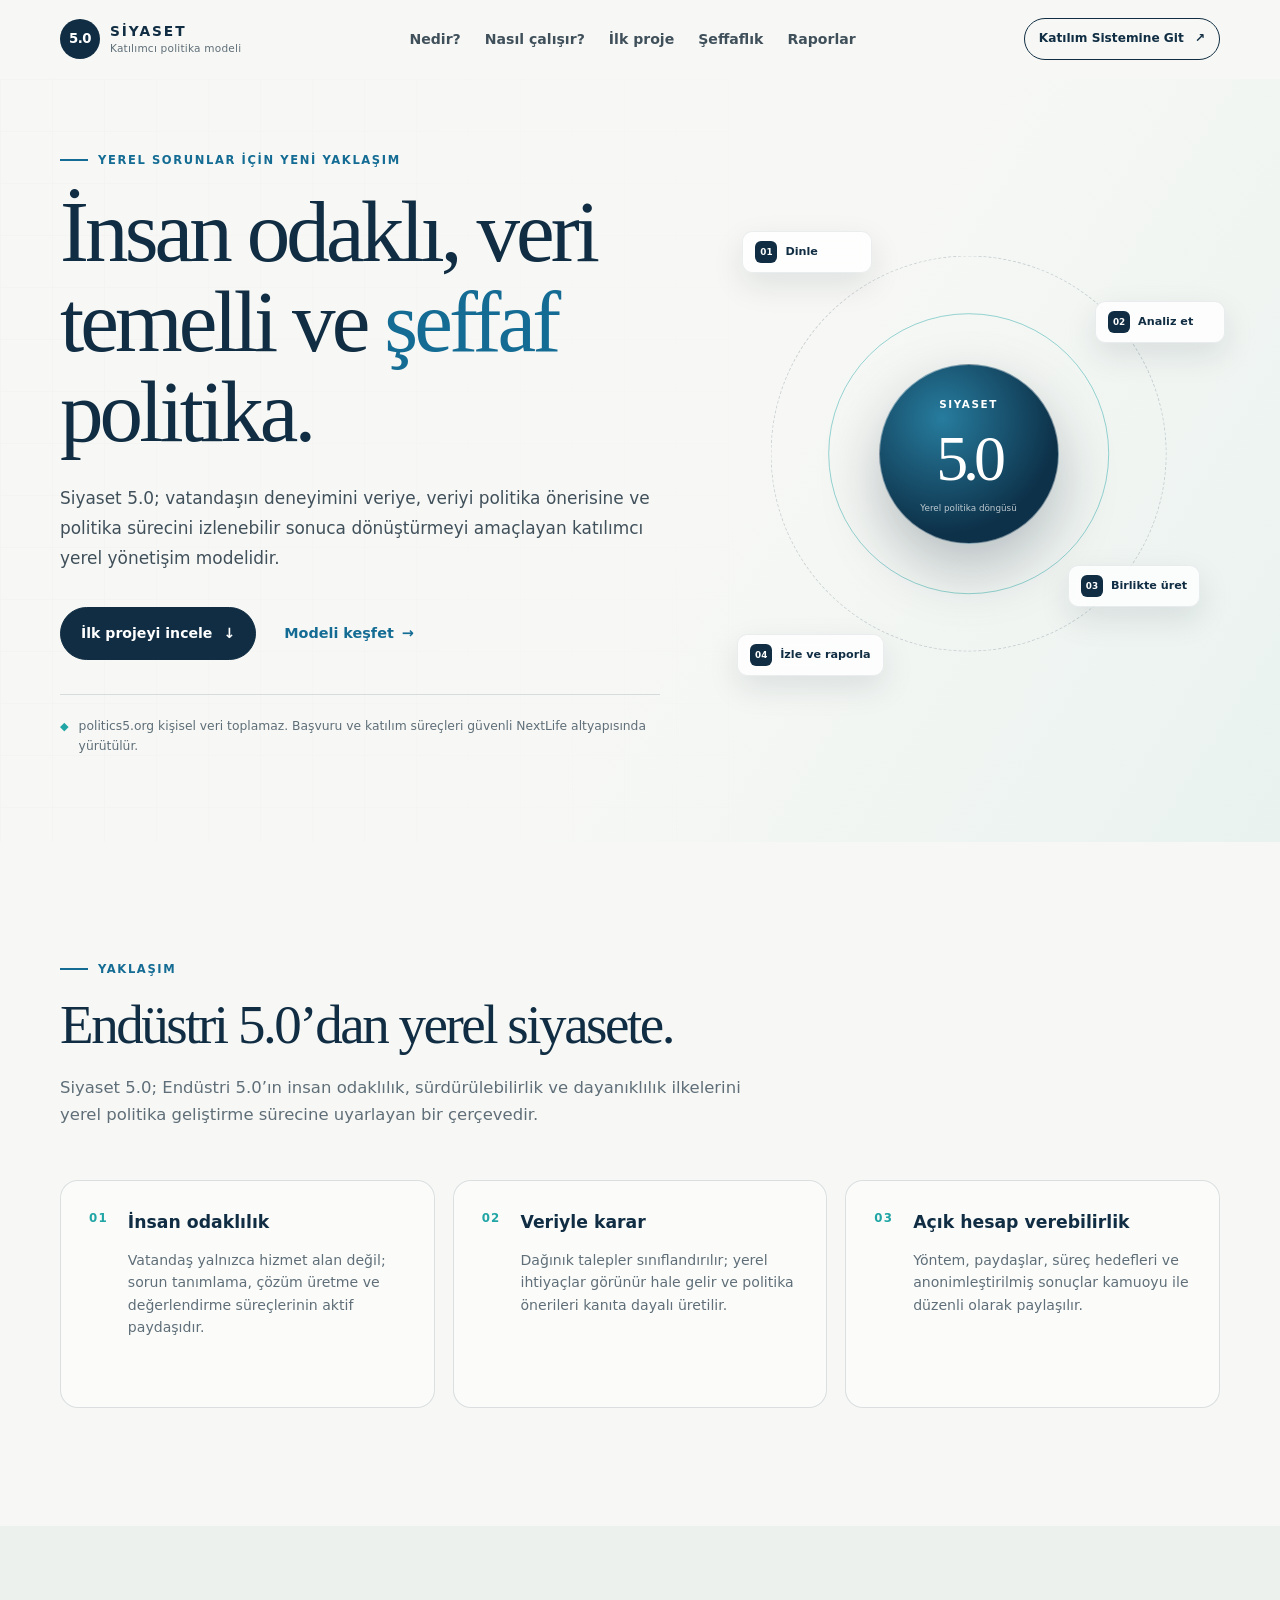
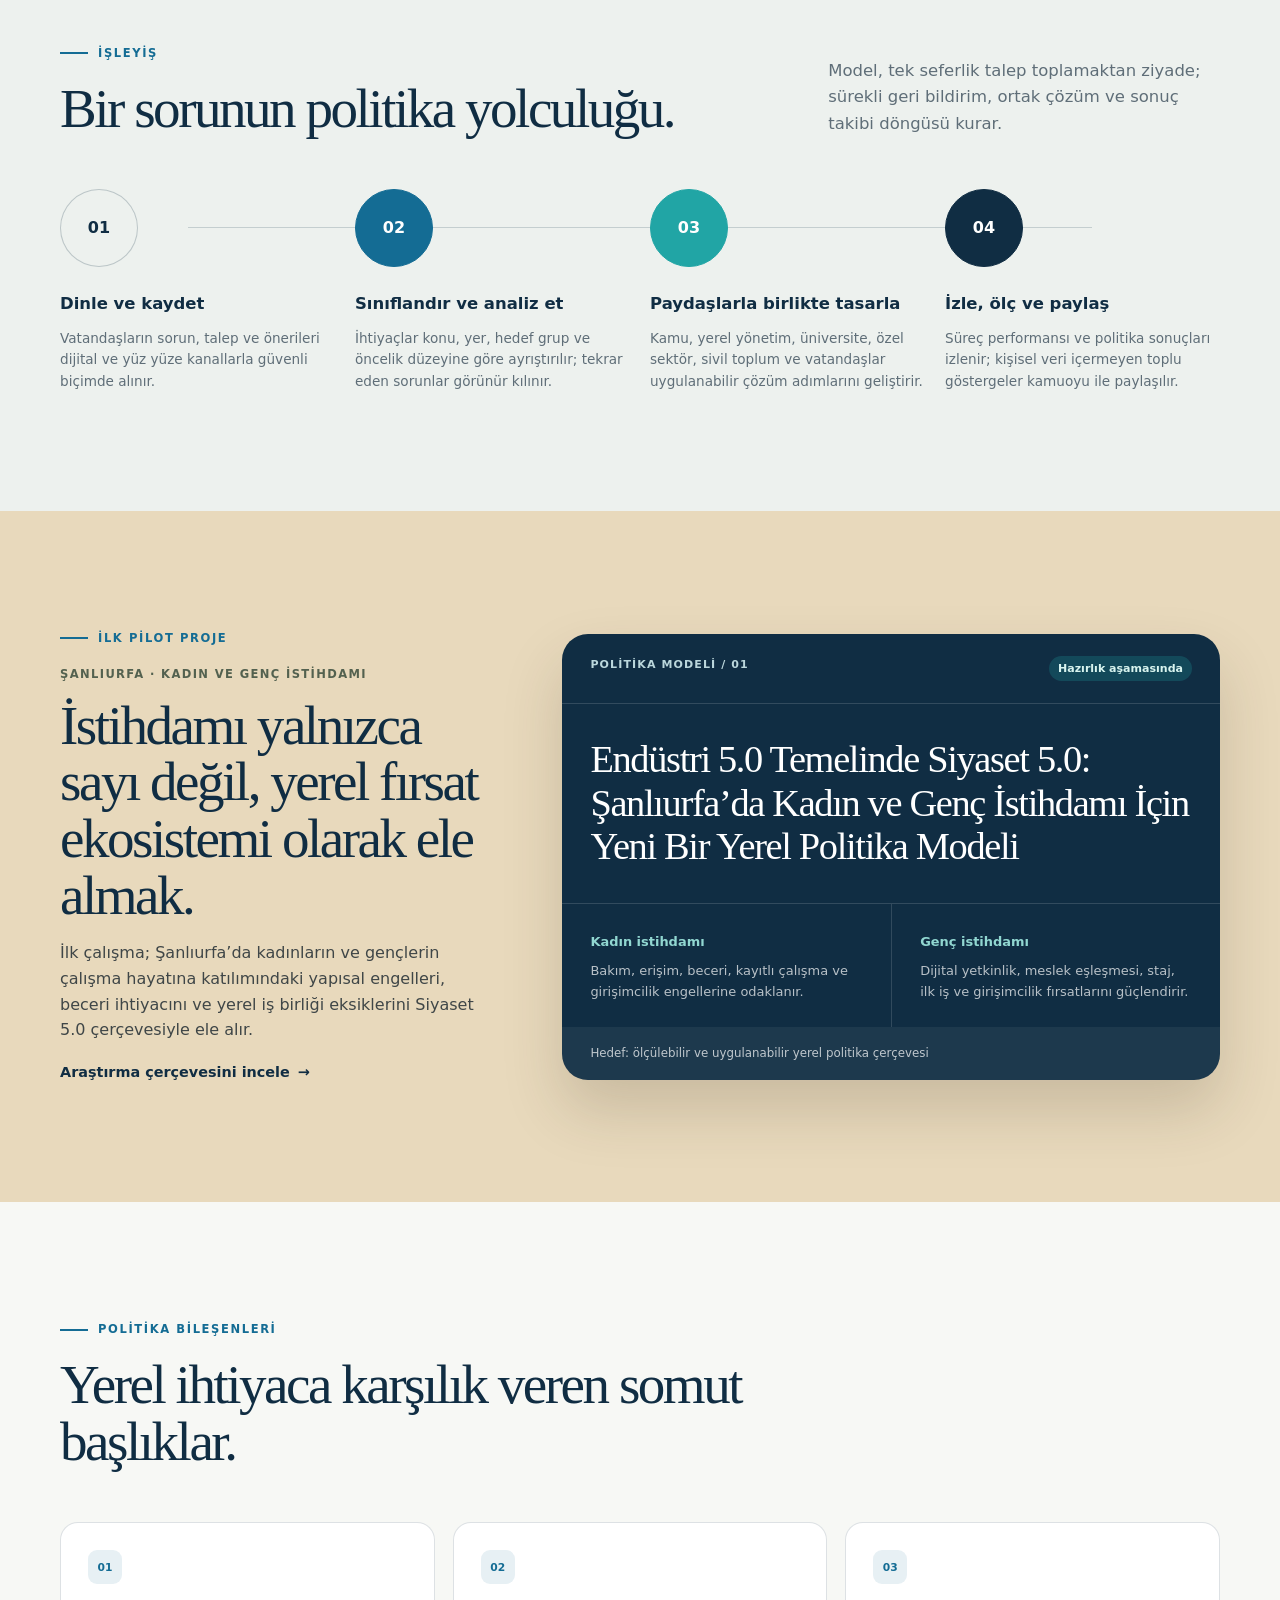
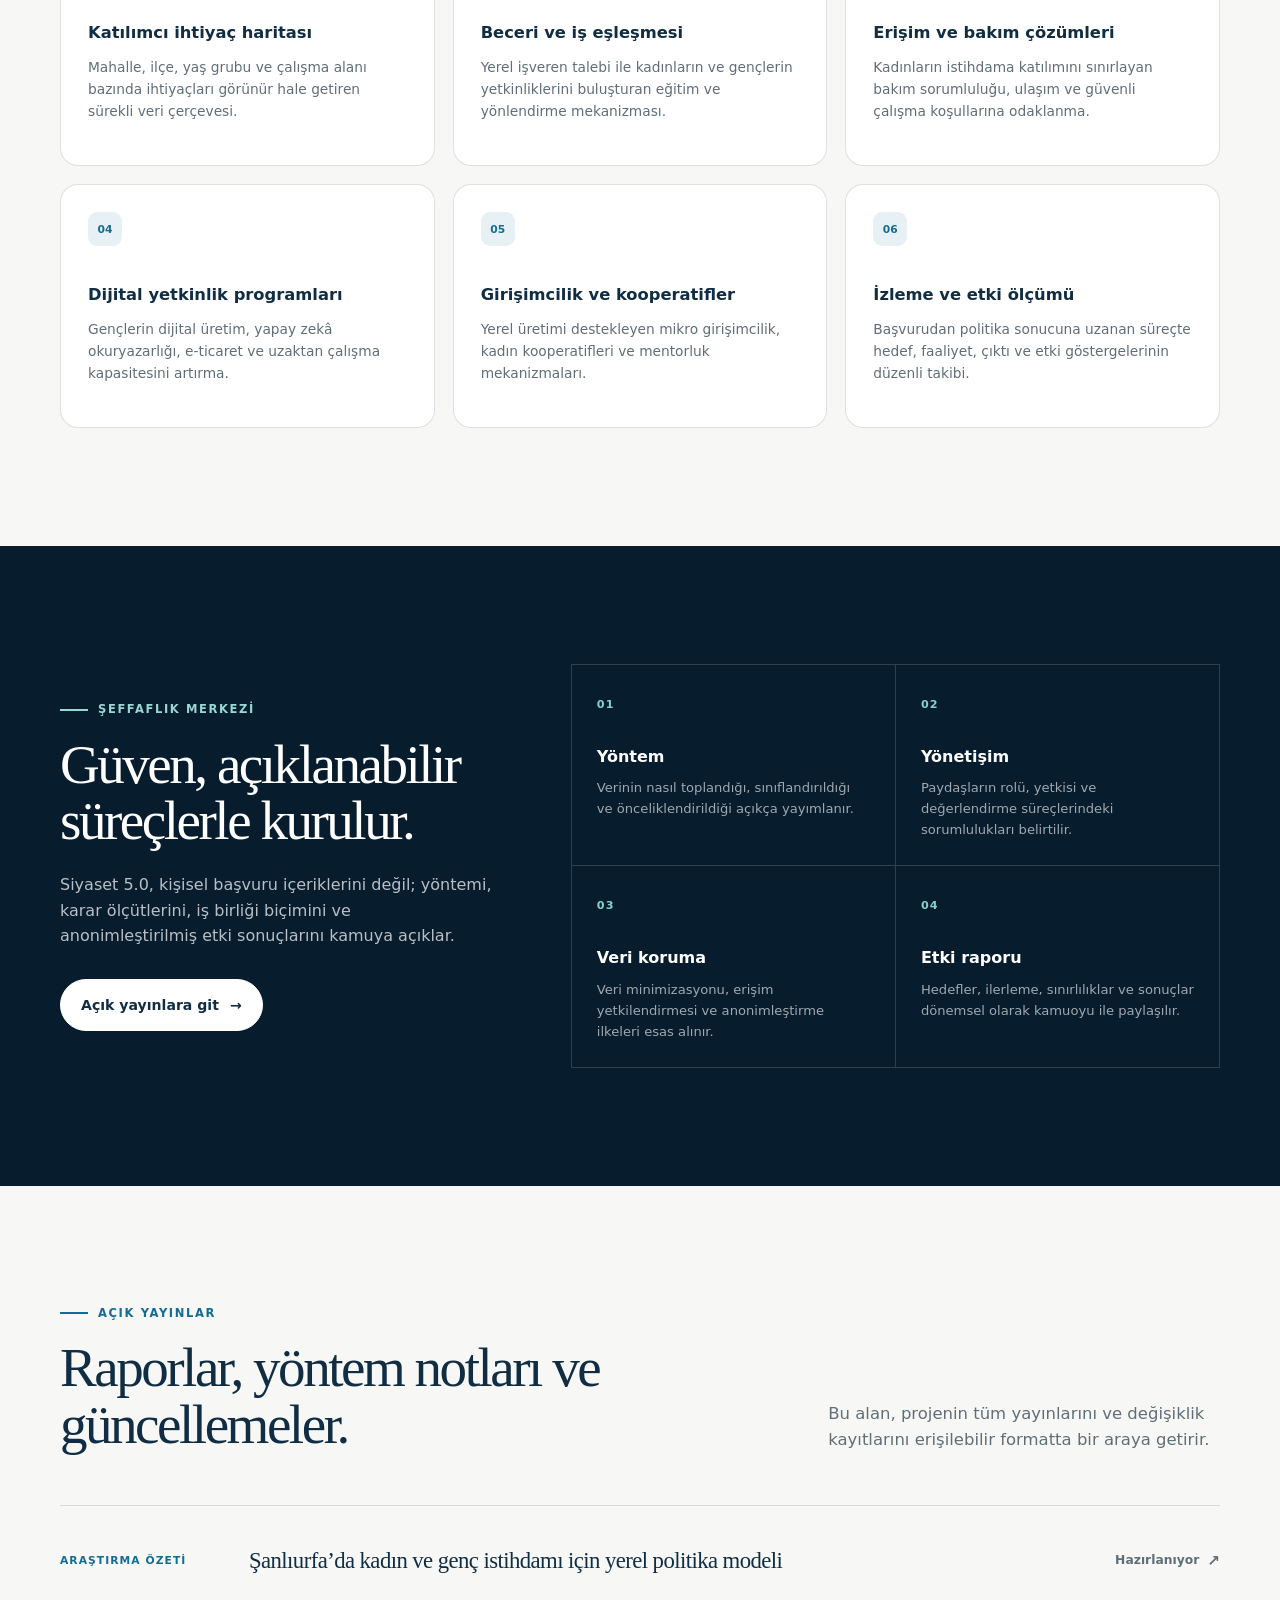
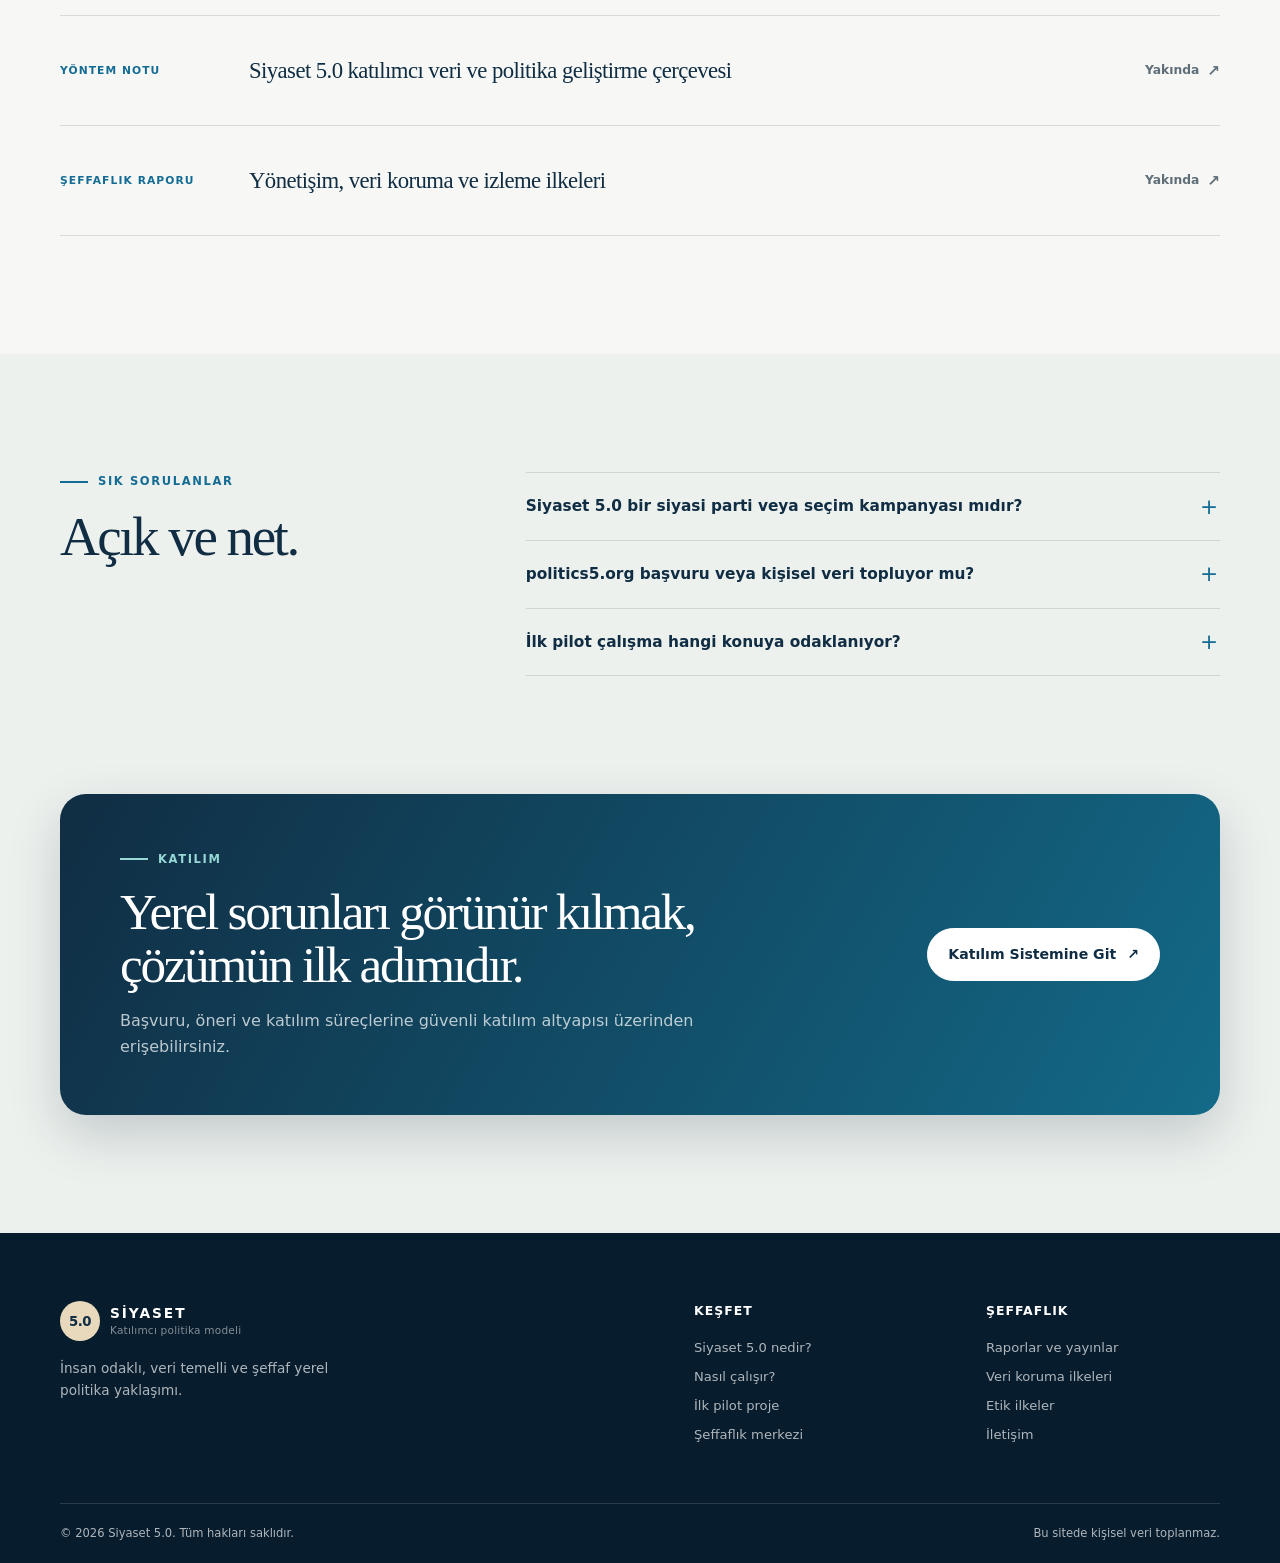
<file: index.html>
<!doctype html>
<html lang="tr">
  <head>
    <meta charset="utf-8" />
    <meta name="viewport" content="width=device-width, initial-scale=1" />
    <meta
      name="description"
      content="Siyaset 5.0; insan odaklı, veri temelli ve şeffaf yerel politika yaklaşımıdır."
    />
    <meta name="theme-color" content="#102d43" />
    <meta name="robots" content="index,follow" />
    <link rel="canonical" href="https://politics5.org/" />
    <link rel="stylesheet" href="assets/css/style.css" />
    <title>Siyaset 5.0 | Katılımcı Yerel Politika Modeli</title>
  </head>
  <body>
    <a class="skip-link" href="#ana-icerik">Ana içeriğe geç</a>

    <header class="site-header" id="site-header">
      <div class="container nav-shell">
        <a class="brand" href="#anasayfa" aria-label="Siyaset 5.0 ana sayfa">
          <span class="brand-mark" aria-hidden="true">5.0</span>
          <span class="brand-copy">
            <strong>SİYASET</strong>
            <small>Katılımcı politika modeli</small>
          </span>
        </a>

        <button class="nav-toggle" type="button" aria-expanded="false" aria-controls="site-nav">
          <span class="sr-only">Menüyü aç</span>
          <span></span><span></span><span></span>
        </button>

        <nav class="site-nav" id="site-nav" aria-label="Ana menü">
          <a href="#nedir">Nedir?</a>
          <a href="#nasil-calisir">Nasıl çalışır?</a>
          <a href="#ilk-proje">İlk proje</a>
          <a href="#seffaflik">Şeffaflık</a>
          <a href="#raporlar">Raporlar</a>
        </nav>

        <a class="button button-small button-outline" href="https://nextlife.harran.edu.tr" target="_blank" rel="noopener noreferrer">
          Katılım Sistemine Git
          <span aria-hidden="true">↗</span>
        </a>
      </div>
    </header>

    <main id="ana-icerik">
      <section class="hero" id="anasayfa">
        <div class="hero-grid-pattern" aria-hidden="true"></div>
        <div class="container hero-layout">
          <div class="hero-copy reveal">
            <p class="eyebrow"><span></span> YEREL SORUNLAR İÇİN YENİ YAKLAŞIM</p>
            <h1>İnsan odaklı, veri temelli ve <em>şeffaf</em> politika.</h1>
            <p class="hero-lead">
              Siyaset 5.0; vatandaşın deneyimini veriye, veriyi politika önerisine ve politika sürecini izlenebilir sonuca dönüştürmeyi amaçlayan katılımcı yerel yönetişim modelidir.
            </p>
            <div class="hero-actions">
              <a class="button" href="#ilk-proje">İlk projeyi incele <span aria-hidden="true">↓</span></a>
              <a class="text-link" href="#nasil-calisir">Modeli keşfet <span aria-hidden="true">→</span></a>
            </div>
            <p class="data-notice">
              <span aria-hidden="true">◆</span>
              politics5.org kişisel veri toplamaz. Başvuru ve katılım süreçleri güvenli NextLife altyapısında yürütülür.
            </p>
          </div>

          <div class="hero-visual reveal reveal-delay" aria-label="Siyaset 5.0 işleyiş döngüsü">
            <div class="orbit orbit-outer"></div>
            <div class="orbit orbit-inner"></div>
            <div class="visual-core">
              <span>SIYASET</span>
              <strong>5.0</strong>
              <small>Yerel politika döngüsü</small>
            </div>
            <div class="orbit-card orbit-card-one"><span>01</span> Dinle</div>
            <div class="orbit-card orbit-card-two"><span>02</span> Analiz et</div>
            <div class="orbit-card orbit-card-three"><span>03</span> Birlikte üret</div>
            <div class="orbit-card orbit-card-four"><span>04</span> İzle ve raporla</div>
          </div>
        </div>
      </section>

      <section class="principles section" id="nedir">
        <div class="container">
          <div class="section-heading reveal">
            <p class="eyebrow"><span></span> YAKLAŞIM</p>
            <h2>Endüstri 5.0’dan yerel siyasete.</h2>
            <p>
              Siyaset 5.0; Endüstri 5.0’ın insan odaklılık, sürdürülebilirlik ve dayanıklılık ilkelerini yerel politika geliştirme sürecine uyarlayan bir çerçevedir.
            </p>
          </div>

          <div class="principle-grid">
            <article class="principle-card reveal">
              <div class="number">01</div>
              <div>
                <h3>İnsan odaklılık</h3>
                <p>Vatandaş yalnızca hizmet alan değil; sorun tanımlama, çözüm üretme ve değerlendirme süreçlerinin aktif paydaşıdır.</p>
              </div>
            </article>
            <article class="principle-card reveal reveal-delay">
              <div class="number">02</div>
              <div>
                <h3>Veriyle karar</h3>
                <p>Dağınık talepler sınıflandırılır; yerel ihtiyaçlar görünür hale gelir ve politika önerileri kanıta dayalı üretilir.</p>
              </div>
            </article>
            <article class="principle-card reveal reveal-delay-2">
              <div class="number">03</div>
              <div>
                <h3>Açık hesap verebilirlik</h3>
                <p>Yöntem, paydaşlar, süreç hedefleri ve anonimleştirilmiş sonuçlar kamuoyu ile düzenli olarak paylaşılır.</p>
              </div>
            </article>
          </div>
        </div>
      </section>

      <section class="process section section-tint" id="nasil-calisir">
        <div class="container">
          <div class="section-heading split-heading reveal">
            <div>
              <p class="eyebrow"><span></span> İŞLEYİŞ</p>
              <h2>Bir sorunun politika yolculuğu.</h2>
            </div>
            <p>Model, tek seferlik talep toplamaktan ziyade; sürekli geri bildirim, ortak çözüm ve sonuç takibi döngüsü kurar.</p>
          </div>

          <ol class="process-list">
            <li class="reveal">
              <span class="process-index">01</span>
              <div>
                <h3>Dinle ve kaydet</h3>
                <p>Vatandaşların sorun, talep ve önerileri dijital ve yüz yüze kanallarla güvenli biçimde alınır.</p>
              </div>
            </li>
            <li class="reveal reveal-delay">
              <span class="process-index">02</span>
              <div>
                <h3>Sınıflandır ve analiz et</h3>
                <p>İhtiyaçlar konu, yer, hedef grup ve öncelik düzeyine göre ayrıştırılır; tekrar eden sorunlar görünür kılınır.</p>
              </div>
            </li>
            <li class="reveal reveal-delay-2">
              <span class="process-index">03</span>
              <div>
                <h3>Paydaşlarla birlikte tasarla</h3>
                <p>Kamu, yerel yönetim, üniversite, özel sektör, sivil toplum ve vatandaşlar uygulanabilir çözüm adımlarını geliştirir.</p>
              </div>
            </li>
            <li class="reveal reveal-delay-3">
              <span class="process-index">04</span>
              <div>
                <h3>İzle, ölç ve paylaş</h3>
                <p>Süreç performansı ve politika sonuçları izlenir; kişisel veri içermeyen toplu göstergeler kamuoyu ile paylaşılır.</p>
              </div>
            </li>
          </ol>
        </div>
      </section>

      <section class="pilot section" id="ilk-proje">
        <div class="container pilot-layout">
          <div class="pilot-intro reveal">
            <p class="eyebrow"><span></span> İLK PİLOT PROJE</p>
            <p class="pilot-tag">ŞANLIURFA · KADIN VE GENÇ İSTİHDAMI</p>
            <h2>İstihdamı yalnızca sayı değil, yerel fırsat ekosistemi olarak ele almak.</h2>
            <p>
              İlk çalışma; Şanlıurfa’da kadınların ve gençlerin çalışma hayatına katılımındaki yapısal engelleri, beceri ihtiyacını ve yerel iş birliği eksiklerini Siyaset 5.0 çerçevesiyle ele alır.
            </p>
            <a class="text-link text-link-dark" href="#raporlar">Araştırma çerçevesini incele <span aria-hidden="true">→</span></a>
          </div>

          <div class="pilot-card reveal reveal-delay">
            <div class="pilot-card-top">
              <span>POLİTİKA MODELİ / 01</span>
              <span class="status-badge">Hazırlık aşamasında</span>
            </div>
            <h3>Endüstri 5.0 Temelinde Siyaset 5.0: Şanlıurfa’da Kadın ve Genç İstihdamı İçin Yeni Bir Yerel Politika Modeli</h3>
            <div class="pilot-focus-grid">
              <div>
                <strong>Kadın istihdamı</strong>
                <p>Bakım, erişim, beceri, kayıtlı çalışma ve girişimcilik engellerine odaklanır.</p>
              </div>
              <div>
                <strong>Genç istihdamı</strong>
                <p>Dijital yetkinlik, meslek eşleşmesi, staj, ilk iş ve girişimcilik fırsatlarını güçlendirir.</p>
              </div>
            </div>
            <div class="pilot-footer">
              <span>Hedef: ölçülebilir ve uygulanabilir yerel politika çerçevesi</span>
            </div>
          </div>
        </div>
      </section>

      <section class="focus section">
        <div class="container">
          <div class="section-heading reveal">
            <p class="eyebrow"><span></span> POLİTİKA BİLEŞENLERİ</p>
            <h2>Yerel ihtiyaca karşılık veren somut başlıklar.</h2>
          </div>
          <div class="focus-grid">
            <article class="focus-card reveal">
              <span class="focus-icon" aria-hidden="true">01</span>
              <h3>Katılımcı ihtiyaç haritası</h3>
              <p>Mahalle, ilçe, yaş grubu ve çalışma alanı bazında ihtiyaçları görünür hale getiren sürekli veri çerçevesi.</p>
            </article>
            <article class="focus-card reveal reveal-delay">
              <span class="focus-icon" aria-hidden="true">02</span>
              <h3>Beceri ve iş eşleşmesi</h3>
              <p>Yerel işveren talebi ile kadınların ve gençlerin yetkinliklerini buluşturan eğitim ve yönlendirme mekanizması.</p>
            </article>
            <article class="focus-card reveal reveal-delay-2">
              <span class="focus-icon" aria-hidden="true">03</span>
              <h3>Erişim ve bakım çözümleri</h3>
              <p>Kadınların istihdama katılımını sınırlayan bakım sorumluluğu, ulaşım ve güvenli çalışma koşullarına odaklanma.</p>
            </article>
            <article class="focus-card reveal reveal-delay-3">
              <span class="focus-icon" aria-hidden="true">04</span>
              <h3>Dijital yetkinlik programları</h3>
              <p>Gençlerin dijital üretim, yapay zekâ okuryazarlığı, e-ticaret ve uzaktan çalışma kapasitesini artırma.</p>
            </article>
            <article class="focus-card reveal">
              <span class="focus-icon" aria-hidden="true">05</span>
              <h3>Girişimcilik ve kooperatifler</h3>
              <p>Yerel üretimi destekleyen mikro girişimcilik, kadın kooperatifleri ve mentorluk mekanizmaları.</p>
            </article>
            <article class="focus-card reveal reveal-delay">
              <span class="focus-icon" aria-hidden="true">06</span>
              <h3>İzleme ve etki ölçümü</h3>
              <p>Başvurudan politika sonucuna uzanan süreçte hedef, faaliyet, çıktı ve etki göstergelerinin düzenli takibi.</p>
            </article>
          </div>
        </div>
      </section>

      <section class="transparency section section-dark" id="seffaflik">
        <div class="container transparency-layout">
          <div class="transparency-copy reveal">
            <p class="eyebrow eyebrow-light"><span></span> ŞEFFAFLIK MERKEZİ</p>
            <h2>Güven, açıklanabilir süreçlerle kurulur.</h2>
            <p>
              Siyaset 5.0, kişisel başvuru içeriklerini değil; yöntemi, karar ölçütlerini, iş birliği biçimini ve anonimleştirilmiş etki sonuçlarını kamuya açıklar.
            </p>
            <a class="button button-light" href="#raporlar">Açık yayınlara git <span aria-hidden="true">→</span></a>
          </div>
          <div class="transparency-grid">
            <article class="transparency-item reveal reveal-delay">
              <span>01</span>
              <h3>Yöntem</h3>
              <p>Verinin nasıl toplandığı, sınıflandırıldığı ve önceliklendirildiği açıkça yayımlanır.</p>
            </article>
            <article class="transparency-item reveal reveal-delay-2">
              <span>02</span>
              <h3>Yönetişim</h3>
              <p>Paydaşların rolü, yetkisi ve değerlendirme süreçlerindeki sorumlulukları belirtilir.</p>
            </article>
            <article class="transparency-item reveal reveal-delay-2">
              <span>03</span>
              <h3>Veri koruma</h3>
              <p>Veri minimizasyonu, erişim yetkilendirmesi ve anonimleştirme ilkeleri esas alınır.</p>
            </article>
            <article class="transparency-item reveal reveal-delay-3">
              <span>04</span>
              <h3>Etki raporu</h3>
              <p>Hedefler, ilerleme, sınırlılıklar ve sonuçlar dönemsel olarak kamuoyu ile paylaşılır.</p>
            </article>
          </div>
        </div>
      </section>

      <section class="reports section" id="raporlar">
        <div class="container">
          <div class="section-heading split-heading reveal">
            <div>
              <p class="eyebrow"><span></span> AÇIK YAYINLAR</p>
              <h2>Raporlar, yöntem notları ve güncellemeler.</h2>
            </div>
            <p>Bu alan, projenin tüm yayınlarını ve değişiklik kayıtlarını erişilebilir formatta bir araya getirir.</p>
          </div>

          <div class="report-list">
            <a class="report-row reveal" href="#" aria-label="Araştırma özeti yakında yayımlanacak">
              <span class="report-type">ARAŞTIRMA ÖZETİ</span>
              <strong>Şanlıurfa’da kadın ve genç istihdamı için yerel politika modeli</strong>
              <span class="report-state">Hazırlanıyor <b aria-hidden="true">↗</b></span>
            </a>
            <a class="report-row reveal reveal-delay" href="#" aria-label="Yöntem notu yakında yayımlanacak">
              <span class="report-type">YÖNTEM NOTU</span>
              <strong>Siyaset 5.0 katılımcı veri ve politika geliştirme çerçevesi</strong>
              <span class="report-state">Yakında <b aria-hidden="true">↗</b></span>
            </a>
            <a class="report-row reveal reveal-delay-2" href="#" aria-label="İlk şeffaflık raporu yakında yayımlanacak">
              <span class="report-type">ŞEFFAFLIK RAPORU</span>
              <strong>Yönetişim, veri koruma ve izleme ilkeleri</strong>
              <span class="report-state">Yakında <b aria-hidden="true">↗</b></span>
            </a>
          </div>
        </div>
      </section>

      <section class="faq section section-tint" aria-labelledby="sss-baslik">
        <div class="container faq-layout">
          <div class="reveal">
            <p class="eyebrow"><span></span> SIK SORULANLAR</p>
            <h2 id="sss-baslik">Açık ve net.</h2>
          </div>
          <div class="faq-list reveal reveal-delay">
            <details>
              <summary>Siyaset 5.0 bir siyasi parti veya seçim kampanyası mıdır?</summary>
              <p>Hayır. Siyaset 5.0; yerel sorunları veri, katılım, iş birliği ve izlenebilirlik ilkeleriyle ele alan bir politika geliştirme yaklaşımıdır.</p>
            </details>
            <details>
              <summary>politics5.org başvuru veya kişisel veri topluyor mu?</summary>
              <p>Hayır. Bu site tanıtım, yöntem, şeffaflık ve kamuya açık raporlama amacıyla kullanılır. Katılım işlemleri ayrı ve güvenli altyapı üzerinden yürütülür.</p>
            </details>
            <details>
              <summary>İlk pilot çalışma hangi konuya odaklanıyor?</summary>
              <p>İlk çalışma, Şanlıurfa’da kadın ve gençlerin istihdama katılımını güçlendirmeye yönelik katılımcı ve ölçülebilir bir yerel politika modeli geliştirmeye odaklanır.</p>
            </details>
          </div>
        </div>
      </section>

      <section class="cta-section">
        <div class="container cta-box reveal">
          <div>
            <p class="eyebrow eyebrow-light"><span></span> KATILIM</p>
            <h2>Yerel sorunları görünür kılmak, çözümün ilk adımıdır.</h2>
            <p>Başvuru, öneri ve katılım süreçlerine güvenli katılım altyapısı üzerinden erişebilirsiniz.</p>
          </div>
          <a class="button button-light" href="https://nextlife.harran.edu.tr" target="_blank" rel="noopener noreferrer">Katılım Sistemine Git <span aria-hidden="true">↗</span></a>
        </div>
      </section>
    </main>

    <footer class="site-footer">
      <div class="container footer-grid">
        <div class="footer-brand">
          <a class="brand" href="#anasayfa" aria-label="Siyaset 5.0 ana sayfa">
            <span class="brand-mark" aria-hidden="true">5.0</span>
            <span class="brand-copy"><strong>SİYASET</strong><small>Katılımcı politika modeli</small></span>
          </a>
          <p>İnsan odaklı, veri temelli ve şeffaf yerel politika yaklaşımı.</p>
        </div>
        <div>
          <h3>Keşfet</h3>
          <a href="#nedir">Siyaset 5.0 nedir?</a>
          <a href="#nasil-calisir">Nasıl çalışır?</a>
          <a href="#ilk-proje">İlk pilot proje</a>
          <a href="#seffaflik">Şeffaflık merkezi</a>
        </div>
        <div>
          <h3>Şeffaflık</h3>
          <a href="#raporlar">Raporlar ve yayınlar</a>
          <a href="#">Veri koruma ilkeleri</a>
          <a href="#">Etik ilkeler</a>
          <a href="#">İletişim</a>
        </div>
      </div>
      <div class="container footer-bottom">
        <p>© <span id="current-year">2026</span> Siyaset 5.0. Tüm hakları saklıdır.</p>
        <p>Bu sitede kişisel veri toplanmaz.</p>
      </div>
    </footer>

    <script src="assets/js/main.js" defer></script>
  </body>
</html>
</file>
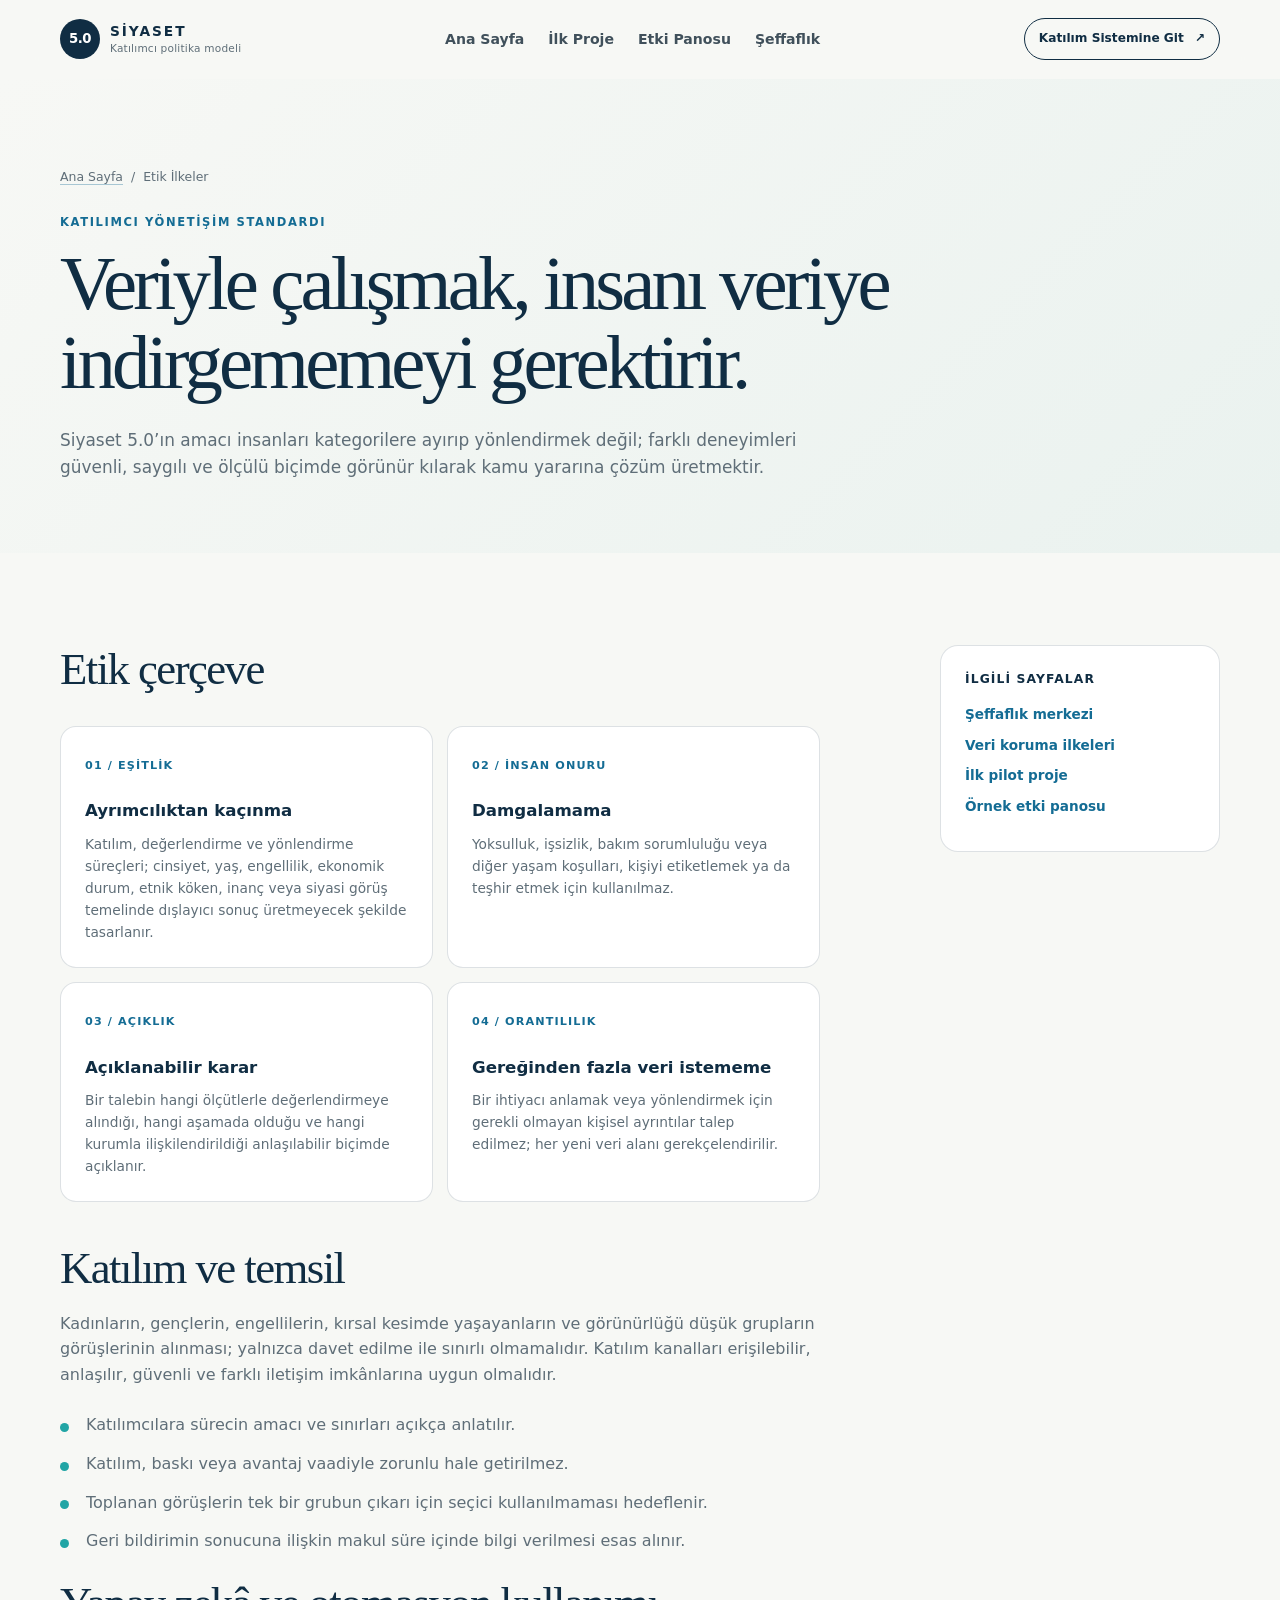
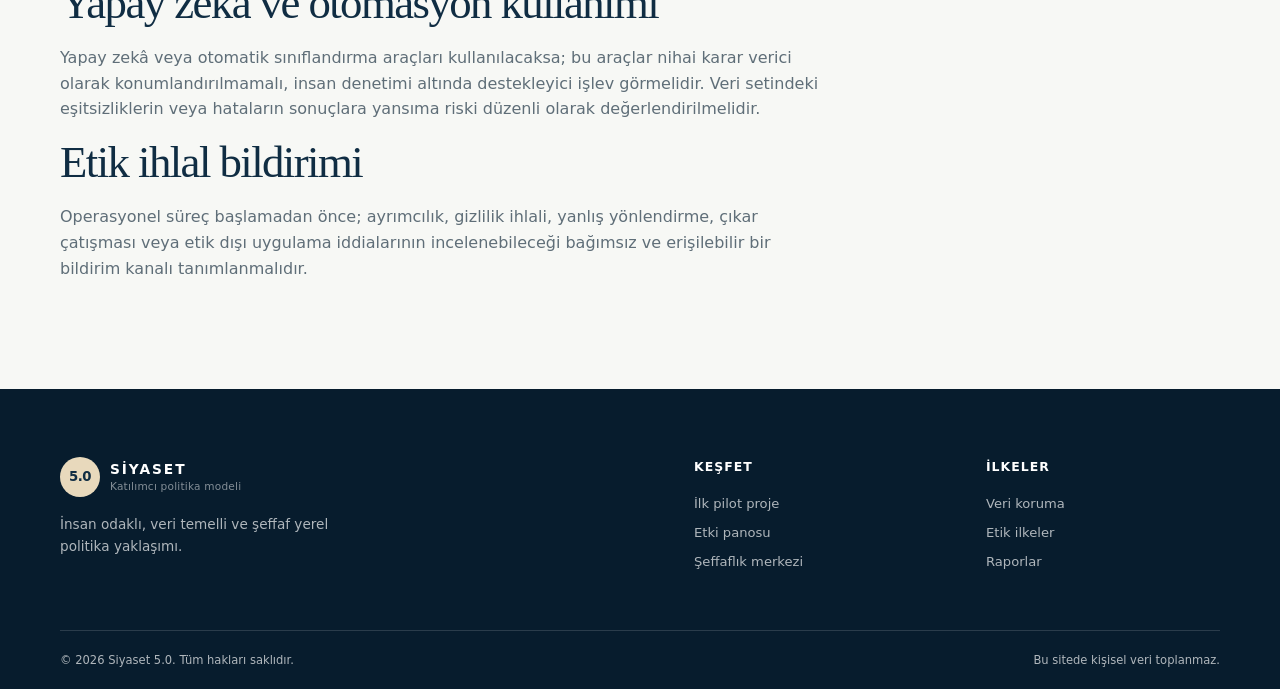
<file: etik-ilkeler.html>
<!doctype html>
<html lang="tr">
  <head>
    <meta charset="utf-8" />
    <meta name="viewport" content="width=device-width, initial-scale=1" />
    <meta name="description" content="Siyaset 5.0 etik ilkeleri." />
    <meta name="theme-color" content="#102d43" />
    <link rel="canonical" href="https://politics5.org/etik-ilkeler.html" />
    <link rel="stylesheet" href="assets/css/style.css" />
    <link rel="stylesheet" href="assets/css/pages.css" />
    <title>Etik İlkeler | Siyaset 5.0</title>
  </head>
  <body>
    <a class="skip-link" href="#ana-icerik">Ana içeriğe geç</a>
    <header class="site-header"><div class="container nav-shell"><a class="brand" href="index.html" aria-label="Siyaset 5.0 ana sayfa"><span class="brand-mark" aria-hidden="true">5.0</span><span class="brand-copy"><strong>SİYASET</strong><small>Katılımcı politika modeli</small></span></a><button class="nav-toggle" type="button" aria-expanded="false" aria-controls="site-nav"><span class="sr-only">Menüyü aç</span><span></span><span></span><span></span></button><nav class="site-nav" id="site-nav" aria-label="Ana menü"><a href="index.html">Ana Sayfa</a><a href="ilk-proje.html">İlk Proje</a><a href="etki-panosu.html">Etki Panosu</a><a href="seffaflik.html">Şeffaflık</a></nav><a class="button button-small button-outline" href="https://nextlife.harran.edu.tr" target="_blank" rel="noopener noreferrer">Katılım Sistemine Git <span aria-hidden="true">↗</span></a></div></header>

    <main id="ana-icerik"><section class="page-hero"><div class="container"><nav class="breadcrumbs" aria-label="Sayfa yolu"><a href="index.html">Ana Sayfa</a><span aria-hidden="true">/</span><span>Etik İlkeler</span></nav><p class="page-eyebrow">KATILIMCI YÖNETİŞİM STANDARDI</p><h1>Veriyle çalışmak, insanı veriye indirgememeyi gerektirir.</h1><p class="page-lead">Siyaset 5.0’ın amacı insanları kategorilere ayırıp yönlendirmek değil; farklı deneyimleri güvenli, saygılı ve ölçülü biçimde görünür kılarak kamu yararına çözüm üretmektir.</p></div></section>
      <div class="container article-layout"><article class="article-content"><section><h2>Etik çerçeve</h2><div class="project-model-grid"><article class="project-model-card"><span>01 / EŞİTLİK</span><h3>Ayrımcılıktan kaçınma</h3><p>Katılım, değerlendirme ve yönlendirme süreçleri; cinsiyet, yaş, engellilik, ekonomik durum, etnik köken, inanç veya siyasi görüş temelinde dışlayıcı sonuç üretmeyecek şekilde tasarlanır.</p></article><article class="project-model-card"><span>02 / İNSAN ONURU</span><h3>Damgalamama</h3><p>Yoksulluk, işsizlik, bakım sorumluluğu veya diğer yaşam koşulları, kişiyi etiketlemek ya da teşhir etmek için kullanılmaz.</p></article><article class="project-model-card"><span>03 / AÇIKLIK</span><h3>Açıklanabilir karar</h3><p>Bir talebin hangi ölçütlerle değerlendirmeye alındığı, hangi aşamada olduğu ve hangi kurumla ilişkilendirildiği anlaşılabilir biçimde açıklanır.</p></article><article class="project-model-card"><span>04 / ORANTILILIK</span><h3>Gereğinden fazla veri istememe</h3><p>Bir ihtiyacı anlamak veya yönlendirmek için gerekli olmayan kişisel ayrıntılar talep edilmez; her yeni veri alanı gerekçelendirilir.</p></article></div></section><section><h2>Katılım ve temsil</h2><p>Kadınların, gençlerin, engellilerin, kırsal kesimde yaşayanların ve görünürlüğü düşük grupların görüşlerinin alınması; yalnızca davet edilme ile sınırlı olmamalıdır. Katılım kanalları erişilebilir, anlaşılır, güvenli ve farklı iletişim imkânlarına uygun olmalıdır.</p><ul class="article-list"><li>Katılımcılara sürecin amacı ve sınırları açıkça anlatılır.</li><li>Katılım, baskı veya avantaj vaadiyle zorunlu hale getirilmez.</li><li>Toplanan görüşlerin tek bir grubun çıkarı için seçici kullanılmaması hedeflenir.</li><li>Geri bildirimin sonucuna ilişkin makul süre içinde bilgi verilmesi esas alınır.</li></ul></section><section><h2>Yapay zekâ ve otomasyon kullanımı</h2><p>Yapay zekâ veya otomatik sınıflandırma araçları kullanılacaksa; bu araçlar nihai karar verici olarak konumlandırılmamalı, insan denetimi altında destekleyici işlev görmelidir. Veri setindeki eşitsizliklerin veya hataların sonuçlara yansıma riski düzenli olarak değerlendirilmelidir.</p></section><section><h2>Etik ihlal bildirimi</h2><p>Operasyonel süreç başlamadan önce; ayrımcılık, gizlilik ihlali, yanlış yönlendirme, çıkar çatışması veya etik dışı uygulama iddialarının incelenebileceği bağımsız ve erişilebilir bir bildirim kanalı tanımlanmalıdır.</p></section></article><aside class="article-aside" aria-label="İlgili sayfalar"><h2>İlgili sayfalar</h2><a href="seffaflik.html">Şeffaflık merkezi</a><a href="veri-koruma.html">Veri koruma ilkeleri</a><a href="ilk-proje.html">İlk pilot proje</a><a href="etki-panosu.html">Örnek etki panosu</a></aside></div></main>

    <footer class="site-footer"><div class="container footer-grid"><div class="footer-brand"><a class="brand" href="index.html"><span class="brand-mark" aria-hidden="true">5.0</span><span class="brand-copy"><strong>SİYASET</strong><small>Katılımcı politika modeli</small></span></a><p>İnsan odaklı, veri temelli ve şeffaf yerel politika yaklaşımı.</p></div><div><h3>Keşfet</h3><a href="ilk-proje.html">İlk pilot proje</a><a href="etki-panosu.html">Etki panosu</a><a href="seffaflik.html">Şeffaflık merkezi</a></div><div><h3>İlkeler</h3><a href="veri-koruma.html">Veri koruma</a><a href="etik-ilkeler.html">Etik ilkeler</a><a href="index.html#raporlar">Raporlar</a></div></div><div class="container footer-bottom"><p>© <span id="current-year">2026</span> Siyaset 5.0. Tüm hakları saklıdır.</p><p>Bu sitede kişisel veri toplanmaz.</p></div></footer>
    <script src="assets/js/main.js" defer></script>
  </body>
</html>
</file>
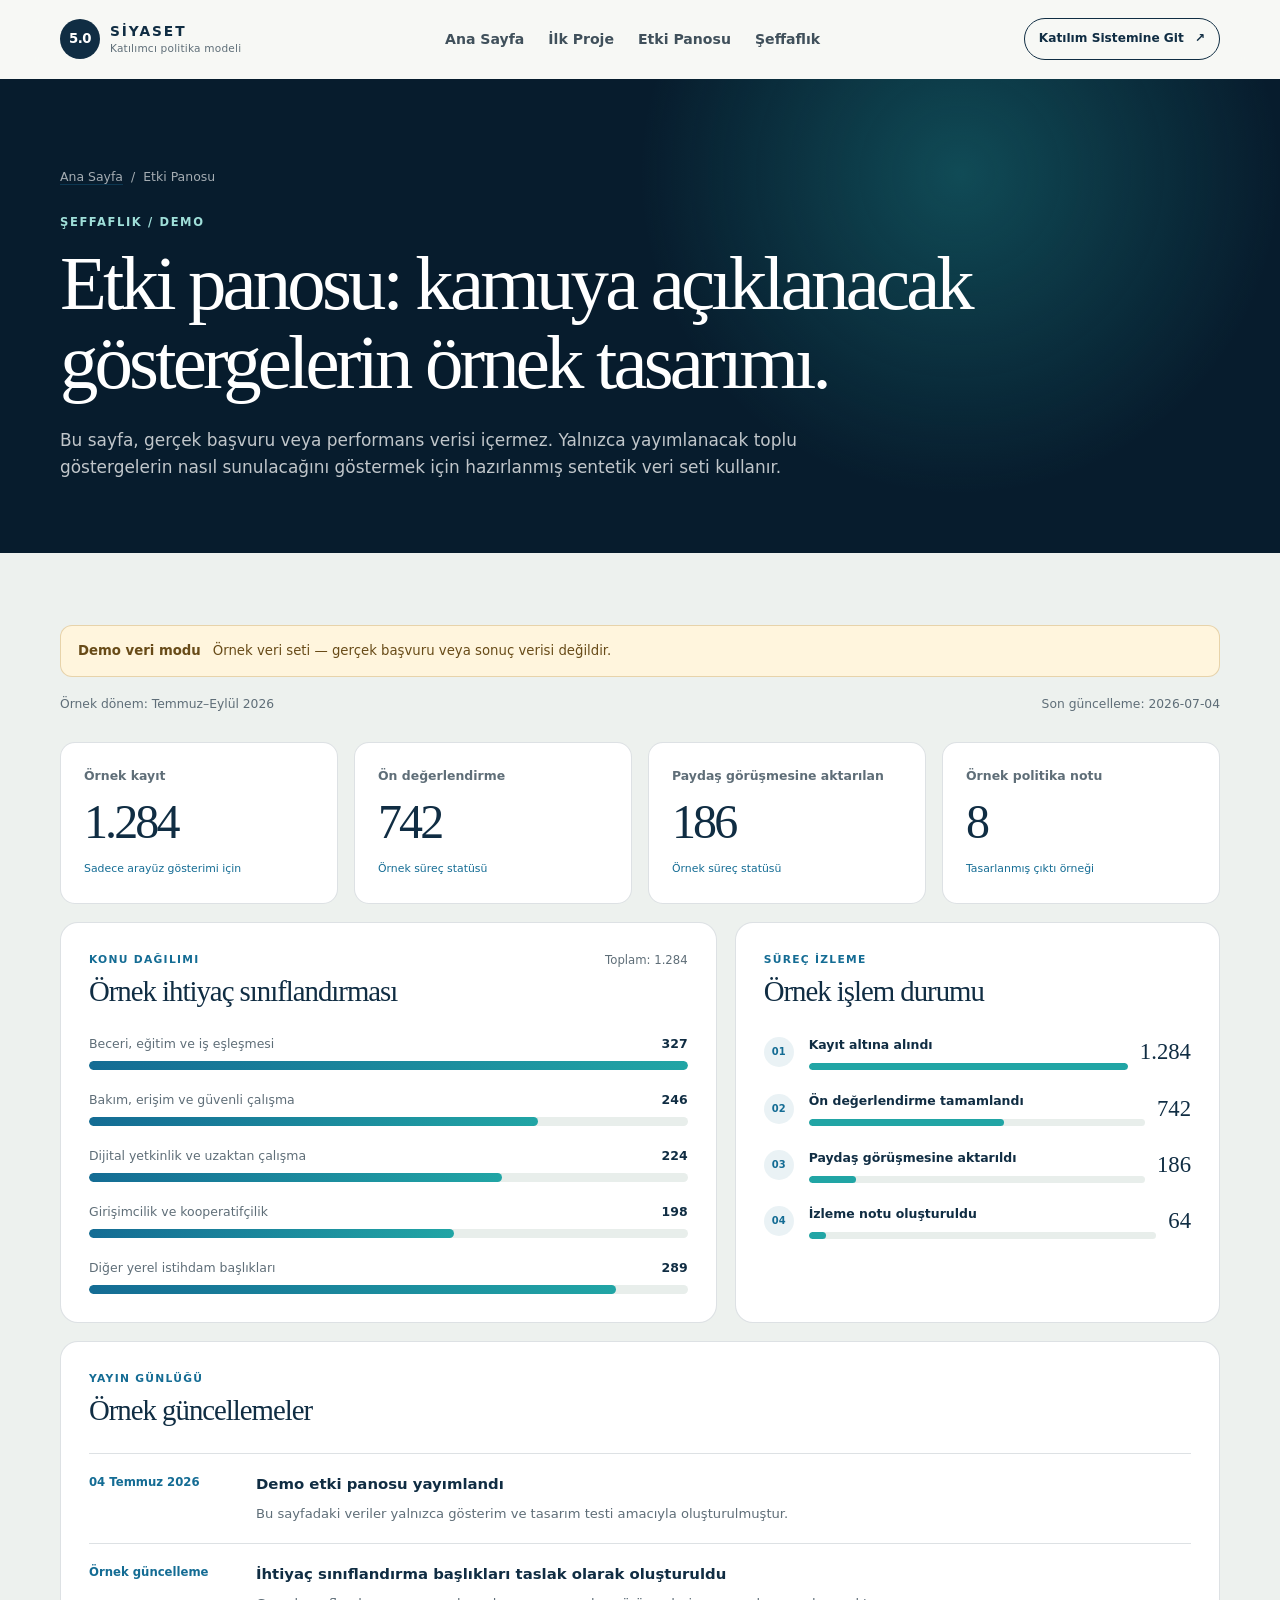
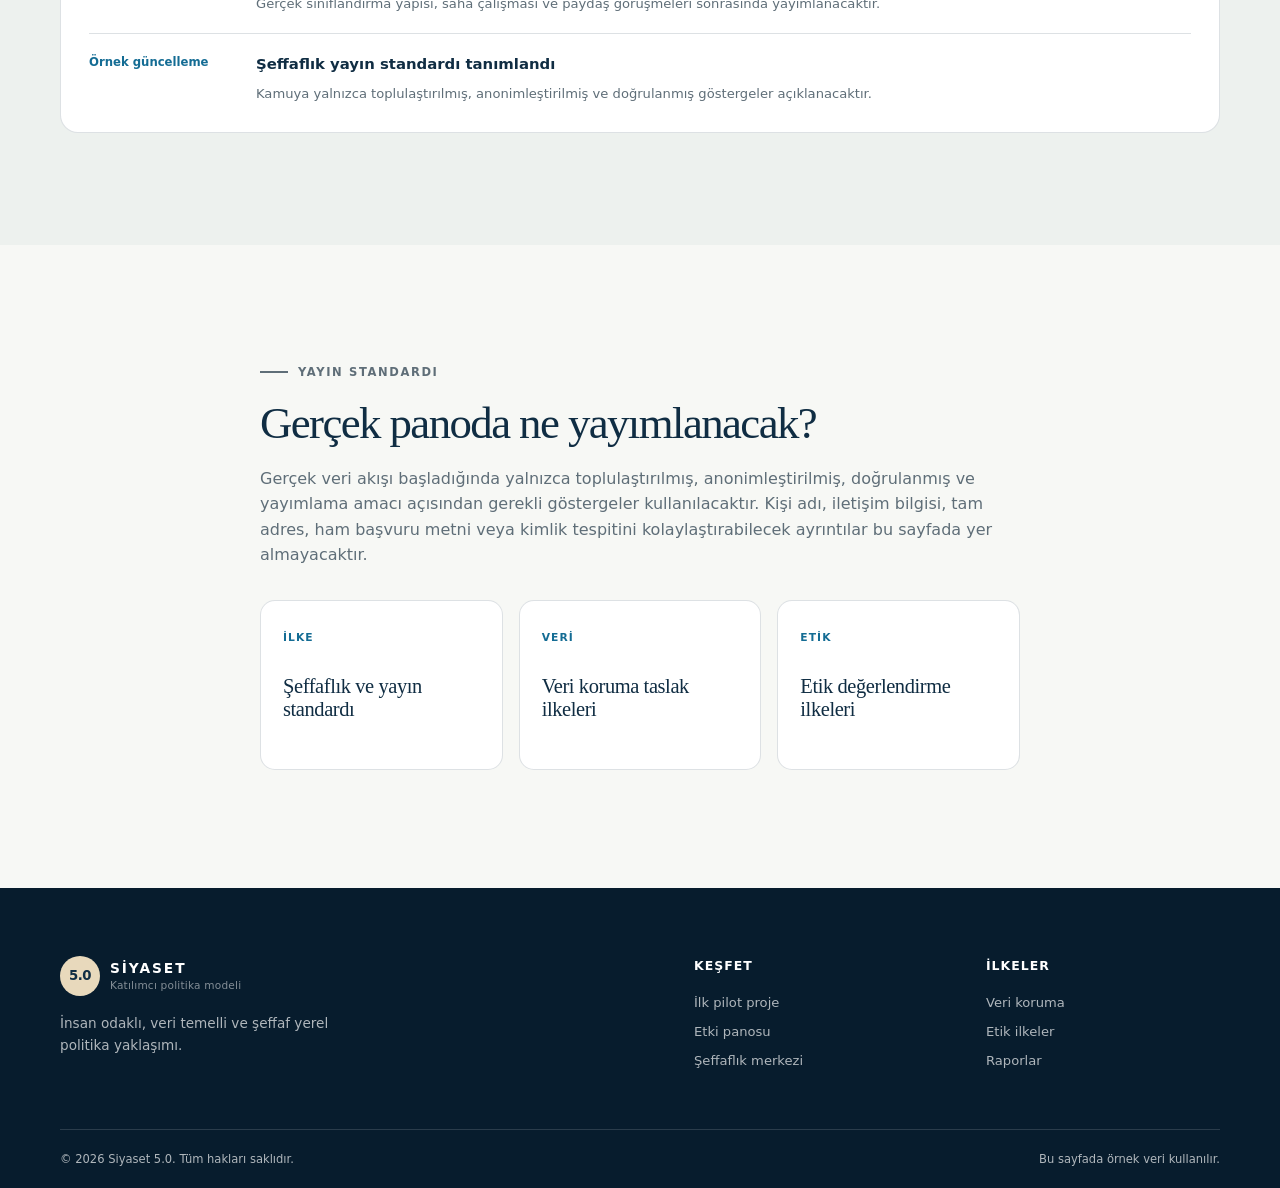
<file: etki-panosu.html>
<!doctype html>
<html lang="tr">
  <head>
    <meta charset="utf-8" />
    <meta name="viewport" content="width=device-width, initial-scale=1" />
    <meta name="description" content="Siyaset 5.0 için örnek veri setiyle hazırlanmış şeffaflık ve etki panosu." />
    <meta name="theme-color" content="#102d43" />
    <meta name="robots" content="noindex,nofollow" />
    <link rel="canonical" href="https://politics5.org/etki-panosu.html" />
    <link rel="stylesheet" href="assets/css/style.css" />
    <link rel="stylesheet" href="assets/css/pages.css" />
    <title>Etki Panosu — Demo | Siyaset 5.0</title>
  </head>
  <body>
    <a class="skip-link" href="#ana-icerik">Ana içeriğe geç</a>
    <header class="site-header">
      <div class="container nav-shell">
        <a class="brand" href="index.html" aria-label="Siyaset 5.0 ana sayfa"><span class="brand-mark" aria-hidden="true">5.0</span><span class="brand-copy"><strong>SİYASET</strong><small>Katılımcı politika modeli</small></span></a>
        <button class="nav-toggle" type="button" aria-expanded="false" aria-controls="site-nav"><span class="sr-only">Menüyü aç</span><span></span><span></span><span></span></button>
        <nav class="site-nav" id="site-nav" aria-label="Ana menü"><a href="index.html">Ana Sayfa</a><a href="ilk-proje.html">İlk Proje</a><a href="etki-panosu.html" aria-current="page">Etki Panosu</a><a href="seffaflik.html">Şeffaflık</a></nav>
        <a class="button button-small button-outline" href="https://nextlife.harran.edu.tr" target="_blank" rel="noopener noreferrer">Katılım Sistemine Git <span aria-hidden="true">↗</span></a>
      </div>
    </header>

    <main id="ana-icerik">
      <section class="page-hero page-hero-dark">
        <div class="container">
          <nav class="breadcrumbs" aria-label="Sayfa yolu"><a href="index.html">Ana Sayfa</a><span aria-hidden="true">/</span><span>Etki Panosu</span></nav>
          <p class="page-eyebrow">ŞEFFAFLIK / DEMO</p>
          <h1>Etki panosu: kamuya açıklanacak göstergelerin örnek tasarımı.</h1>
          <p class="page-lead">Bu sayfa, gerçek başvuru veya performans verisi içermez. Yalnızca yayımlanacak toplu göstergelerin nasıl sunulacağını göstermek için hazırlanmış sentetik veri seti kullanır.</p>
        </div>
      </section>

      <section class="dashboard-section">
        <div class="container" data-impact-dashboard aria-live="polite">
          <p class="dashboard-error">Demo veri seti yükleniyor…</p>
        </div>
      </section>

      <section class="section">
        <div class="container article-content">
          <p class="eyebrow"><span></span> YAYIN STANDARDI</p>
          <h2>Gerçek panoda ne yayımlanacak?</h2>
          <p>Gerçek veri akışı başladığında yalnızca toplulaştırılmış, anonimleştirilmiş, doğrulanmış ve yayımlama amacı açısından gerekli göstergeler kullanılacaktır. Kişi adı, iletişim bilgisi, tam adres, ham başvuru metni veya kimlik tespitini kolaylaştırabilecek ayrıntılar bu sayfada yer almayacaktır.</p>
          <div class="publish-grid"><a href="seffaflik.html"><span>İLKE</span><strong>Şeffaflık ve yayın standardı</strong></a><a href="veri-koruma.html"><span>VERİ</span><strong>Veri koruma taslak ilkeleri</strong></a><a href="etik-ilkeler.html"><span>ETİK</span><strong>Etik değerlendirme ilkeleri</strong></a></div>
        </div>
      </section>
    </main>

    <footer class="site-footer"><div class="container footer-grid"><div class="footer-brand"><a class="brand" href="index.html"><span class="brand-mark" aria-hidden="true">5.0</span><span class="brand-copy"><strong>SİYASET</strong><small>Katılımcı politika modeli</small></span></a><p>İnsan odaklı, veri temelli ve şeffaf yerel politika yaklaşımı.</p></div><div><h3>Keşfet</h3><a href="ilk-proje.html">İlk pilot proje</a><a href="etki-panosu.html">Etki panosu</a><a href="seffaflik.html">Şeffaflık merkezi</a></div><div><h3>İlkeler</h3><a href="veri-koruma.html">Veri koruma</a><a href="etik-ilkeler.html">Etik ilkeler</a><a href="index.html#raporlar">Raporlar</a></div></div><div class="container footer-bottom"><p>© <span id="current-year">2026</span> Siyaset 5.0. Tüm hakları saklıdır.</p><p>Bu sayfada örnek veri kullanılır.</p></div></footer>
    <script src="assets/js/main.js" defer></script>
    <script src="assets/js/impact-dashboard.js" defer></script>
  </body>
</html>
</file>
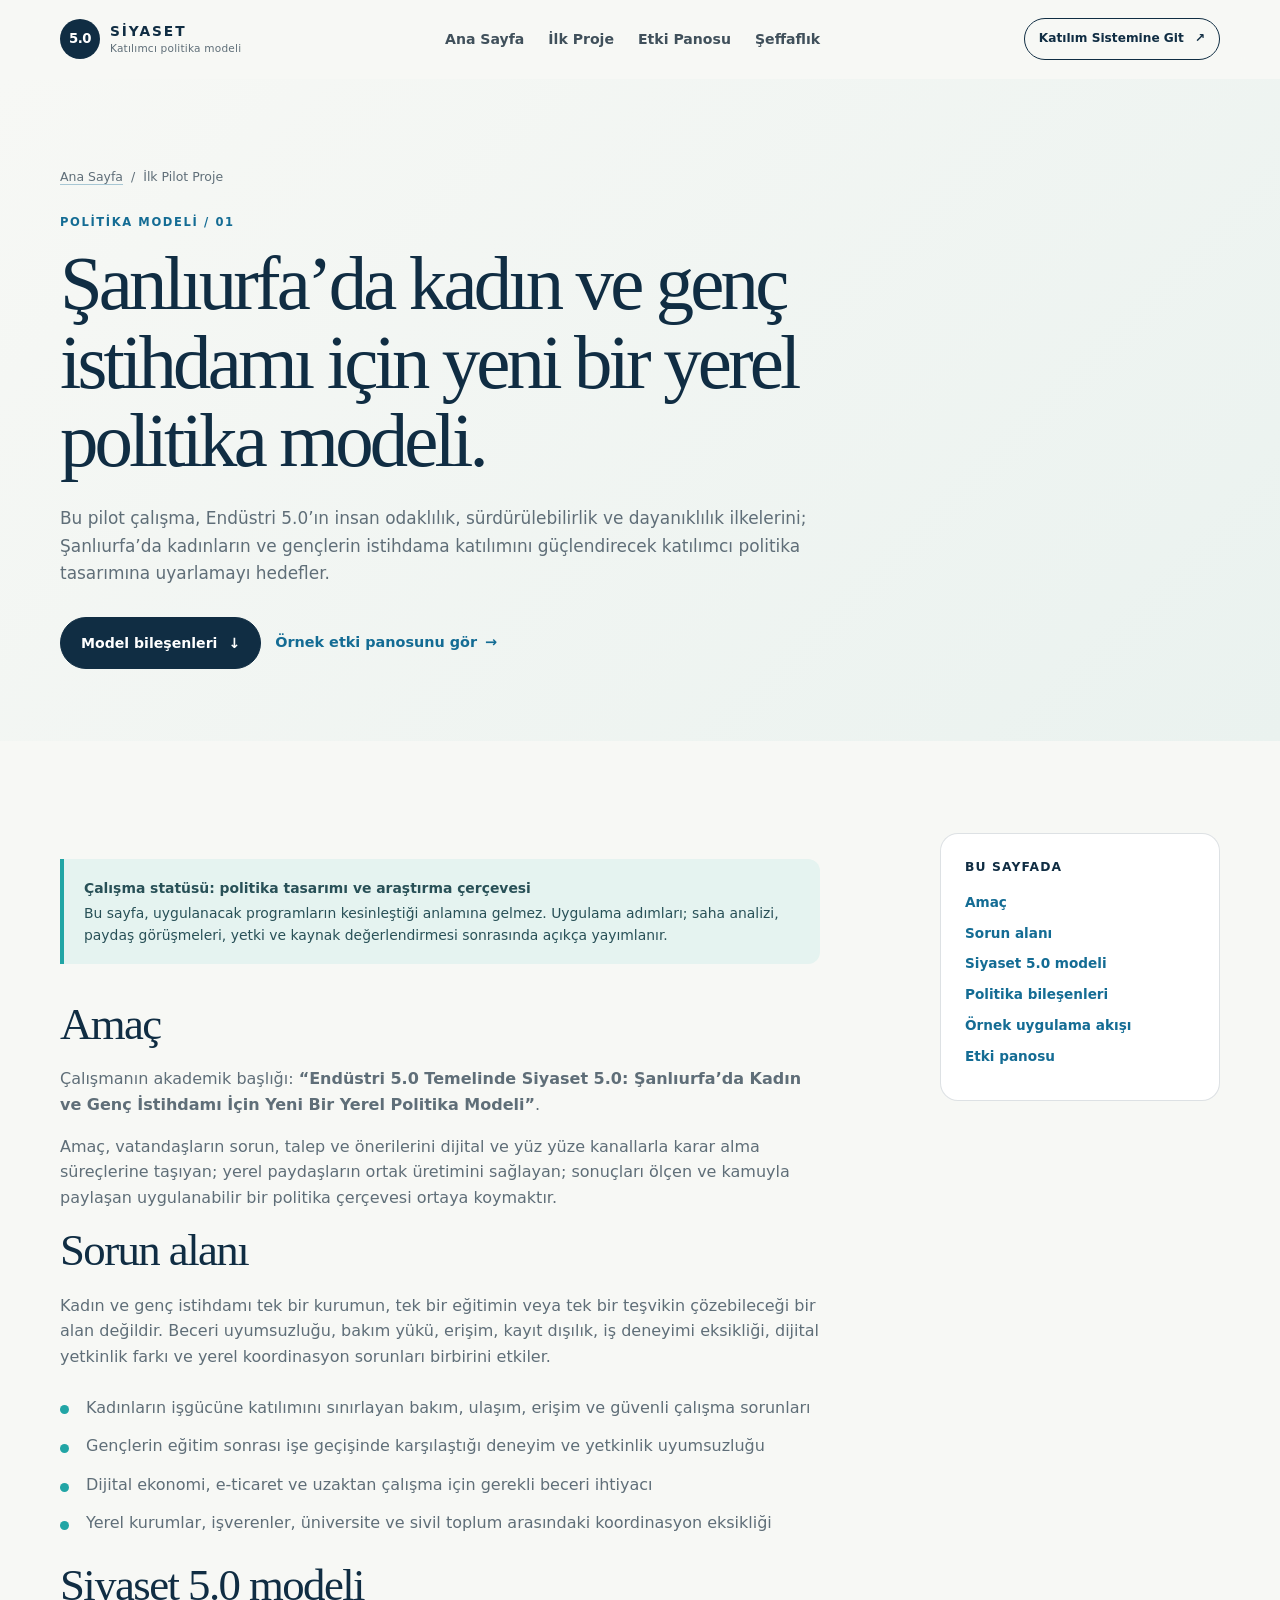
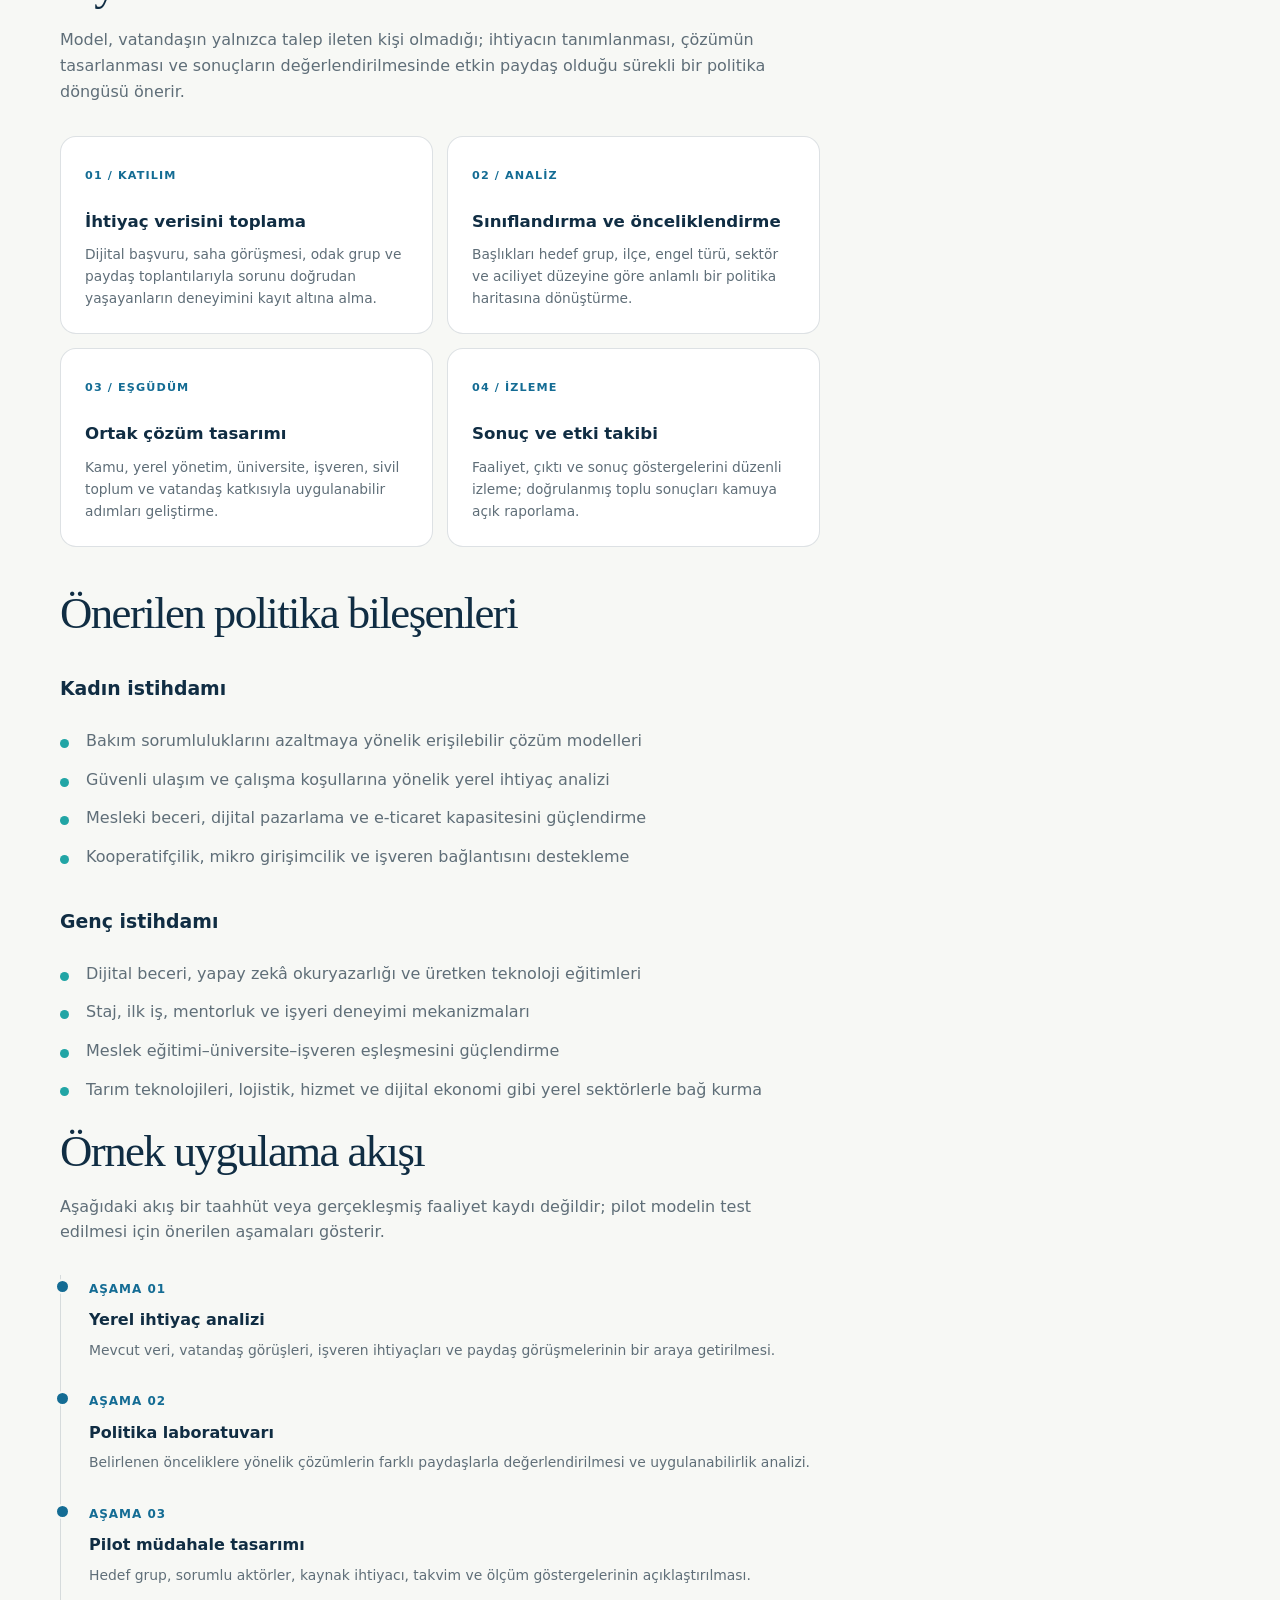
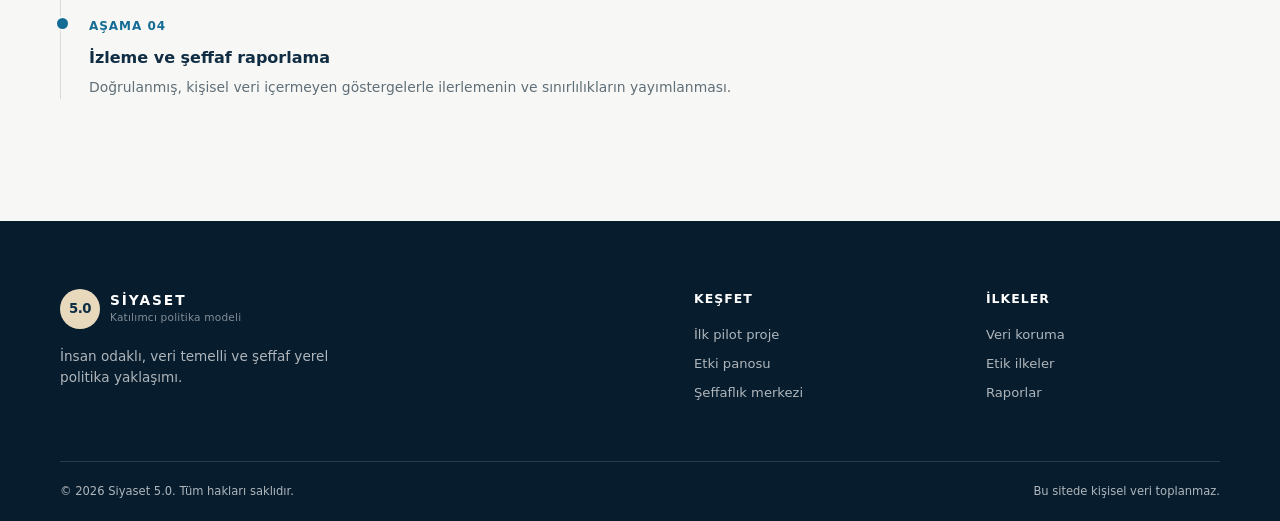
<file: ilk-proje.html>
<!doctype html>
<html lang="tr">
  <head>
    <meta charset="utf-8" />
    <meta name="viewport" content="width=device-width, initial-scale=1" />
    <meta name="description" content="Siyaset 5.0 ilk pilot projesi: Şanlıurfa’da kadın ve genç istihdamı için yeni yerel politika modeli." />
    <meta name="theme-color" content="#102d43" />
    <link rel="canonical" href="https://politics5.org/ilk-proje.html" />
    <link rel="stylesheet" href="assets/css/style.css" />
    <link rel="stylesheet" href="assets/css/pages.css" />
    <title>İlk Pilot Proje | Siyaset 5.0</title>
  </head>
  <body>
    <a class="skip-link" href="#ana-icerik">Ana içeriğe geç</a>
    <header class="site-header">
      <div class="container nav-shell">
        <a class="brand" href="index.html" aria-label="Siyaset 5.0 ana sayfa"><span class="brand-mark" aria-hidden="true">5.0</span><span class="brand-copy"><strong>SİYASET</strong><small>Katılımcı politika modeli</small></span></a>
        <button class="nav-toggle" type="button" aria-expanded="false" aria-controls="site-nav"><span class="sr-only">Menüyü aç</span><span></span><span></span><span></span></button>
        <nav class="site-nav" id="site-nav" aria-label="Ana menü">
          <a href="index.html">Ana Sayfa</a><a href="ilk-proje.html" aria-current="page">İlk Proje</a><a href="etki-panosu.html">Etki Panosu</a><a href="seffaflik.html">Şeffaflık</a>
        </nav>
        <a class="button button-small button-outline" href="https://nextlife.harran.edu.tr" target="_blank" rel="noopener noreferrer">Katılım Sistemine Git <span aria-hidden="true">↗</span></a>
      </div>
    </header>

    <main id="ana-icerik">
      <section class="page-hero">
        <div class="container">
          <nav class="breadcrumbs" aria-label="Sayfa yolu"><a href="index.html">Ana Sayfa</a><span aria-hidden="true">/</span><span>İlk Pilot Proje</span></nav>
          <p class="page-eyebrow">POLİTİKA MODELİ / 01</p>
          <h1>Şanlıurfa’da kadın ve genç istihdamı için yeni bir yerel politika modeli.</h1>
          <p class="page-lead">Bu pilot çalışma, Endüstri 5.0’ın insan odaklılık, sürdürülebilirlik ve dayanıklılık ilkelerini; Şanlıurfa’da kadınların ve gençlerin istihdama katılımını güçlendirecek katılımcı politika tasarımına uyarlamayı hedefler.</p>
          <div class="page-actions"><a class="button" href="#model">Model bileşenleri <span aria-hidden="true">↓</span></a><a class="text-link" href="etki-panosu.html">Örnek etki panosunu gör <span aria-hidden="true">→</span></a></div>
        </div>
      </section>

      <div class="container article-layout">
        <article class="article-content">
          <div class="policy-notice"><div><strong>Çalışma statüsü: politika tasarımı ve araştırma çerçevesi</strong>Bu sayfa, uygulanacak programların kesinleştiği anlamına gelmez. Uygulama adımları; saha analizi, paydaş görüşmeleri, yetki ve kaynak değerlendirmesi sonrasında açıkça yayımlanır.</div></div>

          <section id="amac">
            <h2>Amaç</h2>
            <p>Çalışmanın akademik başlığı: <strong>“Endüstri 5.0 Temelinde Siyaset 5.0: Şanlıurfa’da Kadın ve Genç İstihdamı İçin Yeni Bir Yerel Politika Modeli”</strong>.</p>
            <p>Amaç, vatandaşların sorun, talep ve önerilerini dijital ve yüz yüze kanallarla karar alma süreçlerine taşıyan; yerel paydaşların ortak üretimini sağlayan; sonuçları ölçen ve kamuyla paylaşan uygulanabilir bir politika çerçevesi ortaya koymaktır.</p>
          </section>

          <section id="sorun-alani">
            <h2>Sorun alanı</h2>
            <p>Kadın ve genç istihdamı tek bir kurumun, tek bir eğitimin veya tek bir teşvikin çözebileceği bir alan değildir. Beceri uyumsuzluğu, bakım yükü, erişim, kayıt dışılık, iş deneyimi eksikliği, dijital yetkinlik farkı ve yerel koordinasyon sorunları birbirini etkiler.</p>
            <ul class="article-list">
              <li>Kadınların işgücüne katılımını sınırlayan bakım, ulaşım, erişim ve güvenli çalışma sorunları</li>
              <li>Gençlerin eğitim sonrası işe geçişinde karşılaştığı deneyim ve yetkinlik uyumsuzluğu</li>
              <li>Dijital ekonomi, e-ticaret ve uzaktan çalışma için gerekli beceri ihtiyacı</li>
              <li>Yerel kurumlar, işverenler, üniversite ve sivil toplum arasındaki koordinasyon eksikliği</li>
            </ul>
          </section>

          <section id="model">
            <h2>Siyaset 5.0 modeli</h2>
            <p>Model, vatandaşın yalnızca talep ileten kişi olmadığı; ihtiyacın tanımlanması, çözümün tasarlanması ve sonuçların değerlendirilmesinde etkin paydaş olduğu sürekli bir politika döngüsü önerir.</p>
            <div class="project-model-grid">
              <article class="project-model-card"><span>01 / KATILIM</span><h3>İhtiyaç verisini toplama</h3><p>Dijital başvuru, saha görüşmesi, odak grup ve paydaş toplantılarıyla sorunu doğrudan yaşayanların deneyimini kayıt altına alma.</p></article>
              <article class="project-model-card"><span>02 / ANALİZ</span><h3>Sınıflandırma ve önceliklendirme</h3><p>Başlıkları hedef grup, ilçe, engel türü, sektör ve aciliyet düzeyine göre anlamlı bir politika haritasına dönüştürme.</p></article>
              <article class="project-model-card"><span>03 / EŞGÜDÜM</span><h3>Ortak çözüm tasarımı</h3><p>Kamu, yerel yönetim, üniversite, işveren, sivil toplum ve vatandaş katkısıyla uygulanabilir adımları geliştirme.</p></article>
              <article class="project-model-card"><span>04 / İZLEME</span><h3>Sonuç ve etki takibi</h3><p>Faaliyet, çıktı ve sonuç göstergelerini düzenli izleme; doğrulanmış toplu sonuçları kamuya açık raporlama.</p></article>
            </div>
          </section>

          <section id="politika-bilesenleri">
            <h2>Önerilen politika bileşenleri</h2>
            <h3>Kadın istihdamı</h3>
            <ul class="article-list"><li>Bakım sorumluluklarını azaltmaya yönelik erişilebilir çözüm modelleri</li><li>Güvenli ulaşım ve çalışma koşullarına yönelik yerel ihtiyaç analizi</li><li>Mesleki beceri, dijital pazarlama ve e-ticaret kapasitesini güçlendirme</li><li>Kooperatifçilik, mikro girişimcilik ve işveren bağlantısını destekleme</li></ul>
            <h3>Genç istihdamı</h3>
            <ul class="article-list"><li>Dijital beceri, yapay zekâ okuryazarlığı ve üretken teknoloji eğitimleri</li><li>Staj, ilk iş, mentorluk ve işyeri deneyimi mekanizmaları</li><li>Meslek eğitimi–üniversite–işveren eşleşmesini güçlendirme</li><li>Tarım teknolojileri, lojistik, hizmet ve dijital ekonomi gibi yerel sektörlerle bağ kurma</li></ul>
          </section>

          <section id="ornek-takvim">
            <h2>Örnek uygulama akışı</h2>
            <p>Aşağıdaki akış bir taahhüt veya gerçekleşmiş faaliyet kaydı değildir; pilot modelin test edilmesi için önerilen aşamaları gösterir.</p>
            <div class="roadmap">
              <article><time>AŞAMA 01</time><h3>Yerel ihtiyaç analizi</h3><p>Mevcut veri, vatandaş görüşleri, işveren ihtiyaçları ve paydaş görüşmelerinin bir araya getirilmesi.</p></article>
              <article><time>AŞAMA 02</time><h3>Politika laboratuvarı</h3><p>Belirlenen önceliklere yönelik çözümlerin farklı paydaşlarla değerlendirilmesi ve uygulanabilirlik analizi.</p></article>
              <article><time>AŞAMA 03</time><h3>Pilot müdahale tasarımı</h3><p>Hedef grup, sorumlu aktörler, kaynak ihtiyacı, takvim ve ölçüm göstergelerinin açıklaştırılması.</p></article>
              <article><time>AŞAMA 04</time><h3>İzleme ve şeffaf raporlama</h3><p>Doğrulanmış, kişisel veri içermeyen göstergelerle ilerlemenin ve sınırlılıkların yayımlanması.</p></article>
            </div>
          </section>
        </article>

        <aside class="article-aside" aria-label="Bu sayfada">
          <h2>Bu sayfada</h2><a href="#amac">Amaç</a><a href="#sorun-alani">Sorun alanı</a><a href="#model">Siyaset 5.0 modeli</a><a href="#politika-bilesenleri">Politika bileşenleri</a><a href="#ornek-takvim">Örnek uygulama akışı</a><a href="etki-panosu.html">Etki panosu</a>
        </aside>
      </div>
    </main>

    <footer class="site-footer"><div class="container footer-grid"><div class="footer-brand"><a class="brand" href="index.html"><span class="brand-mark" aria-hidden="true">5.0</span><span class="brand-copy"><strong>SİYASET</strong><small>Katılımcı politika modeli</small></span></a><p>İnsan odaklı, veri temelli ve şeffaf yerel politika yaklaşımı.</p></div><div><h3>Keşfet</h3><a href="ilk-proje.html">İlk pilot proje</a><a href="etki-panosu.html">Etki panosu</a><a href="seffaflik.html">Şeffaflık merkezi</a></div><div><h3>İlkeler</h3><a href="veri-koruma.html">Veri koruma</a><a href="etik-ilkeler.html">Etik ilkeler</a><a href="index.html#raporlar">Raporlar</a></div></div><div class="container footer-bottom"><p>© <span id="current-year">2026</span> Siyaset 5.0. Tüm hakları saklıdır.</p><p>Bu sitede kişisel veri toplanmaz.</p></div></footer>
    <script src="assets/js/main.js" defer></script>
  </body>
</html>
</file>
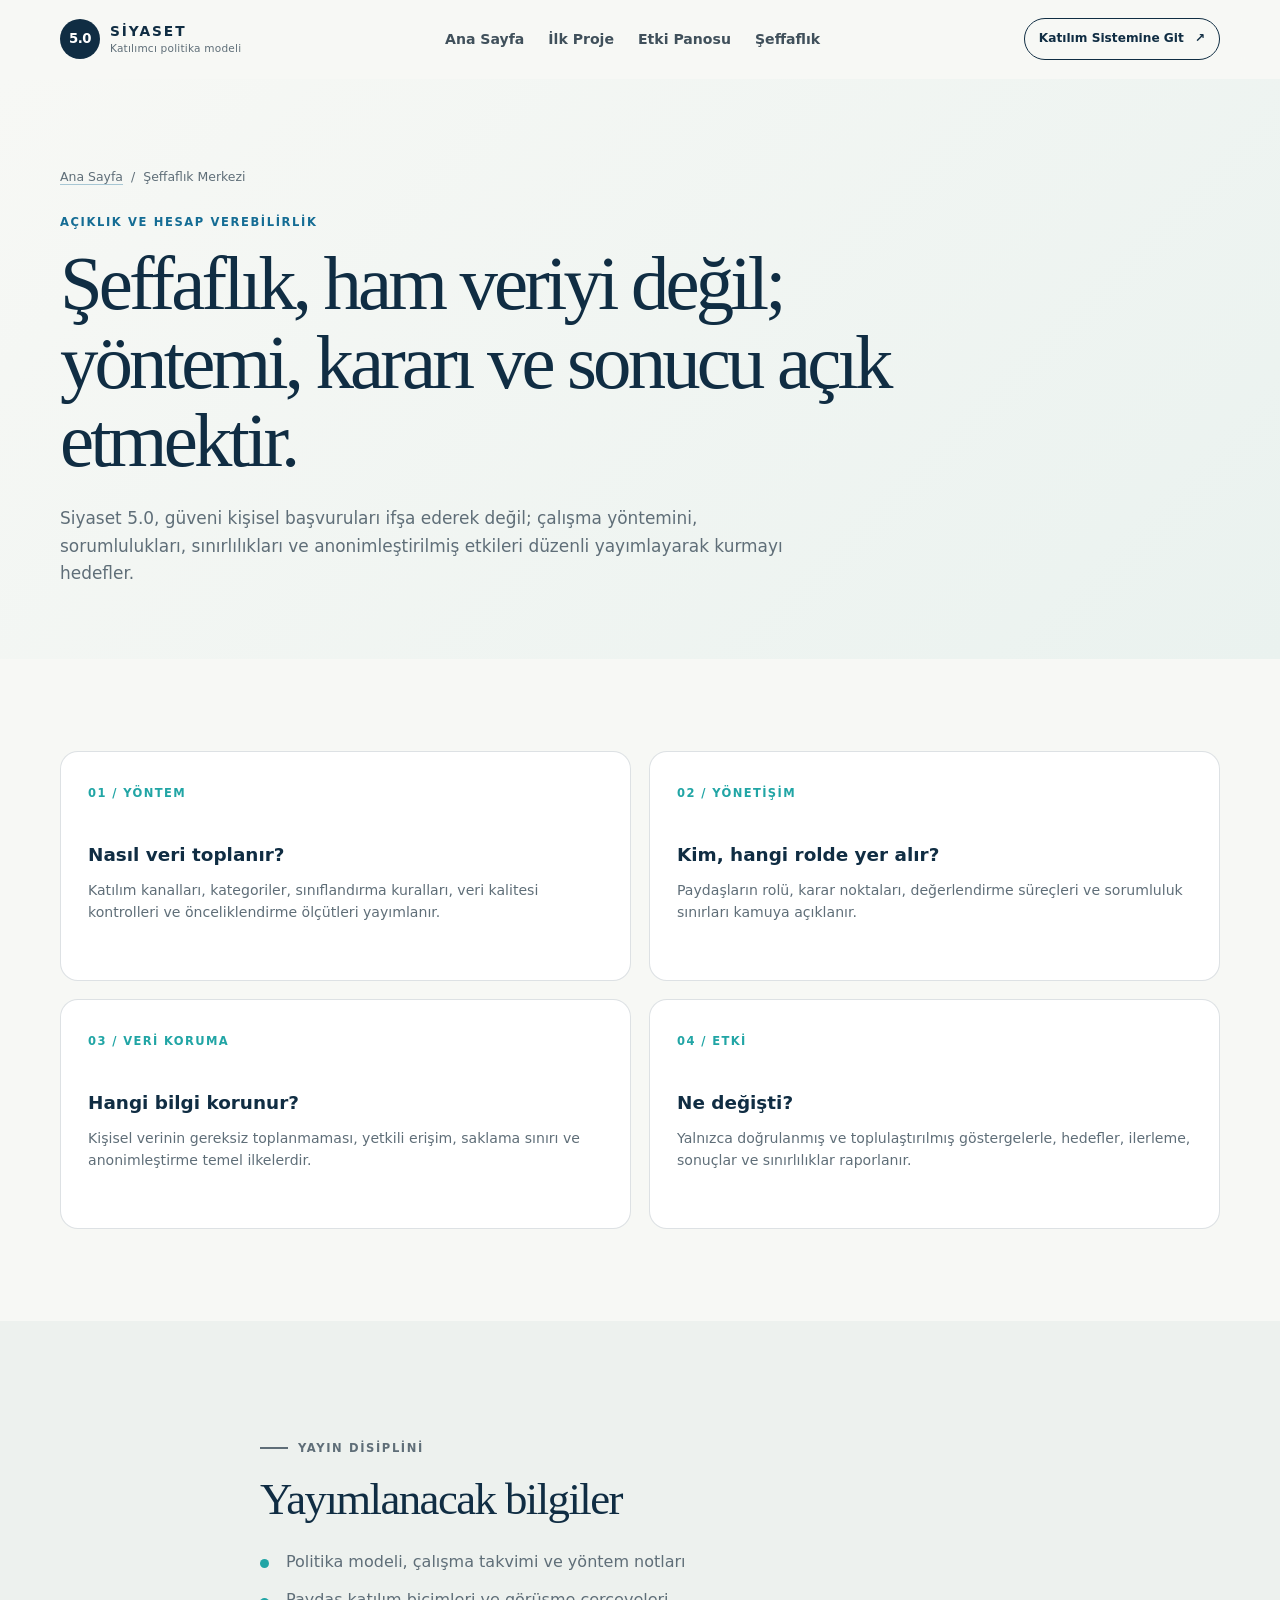
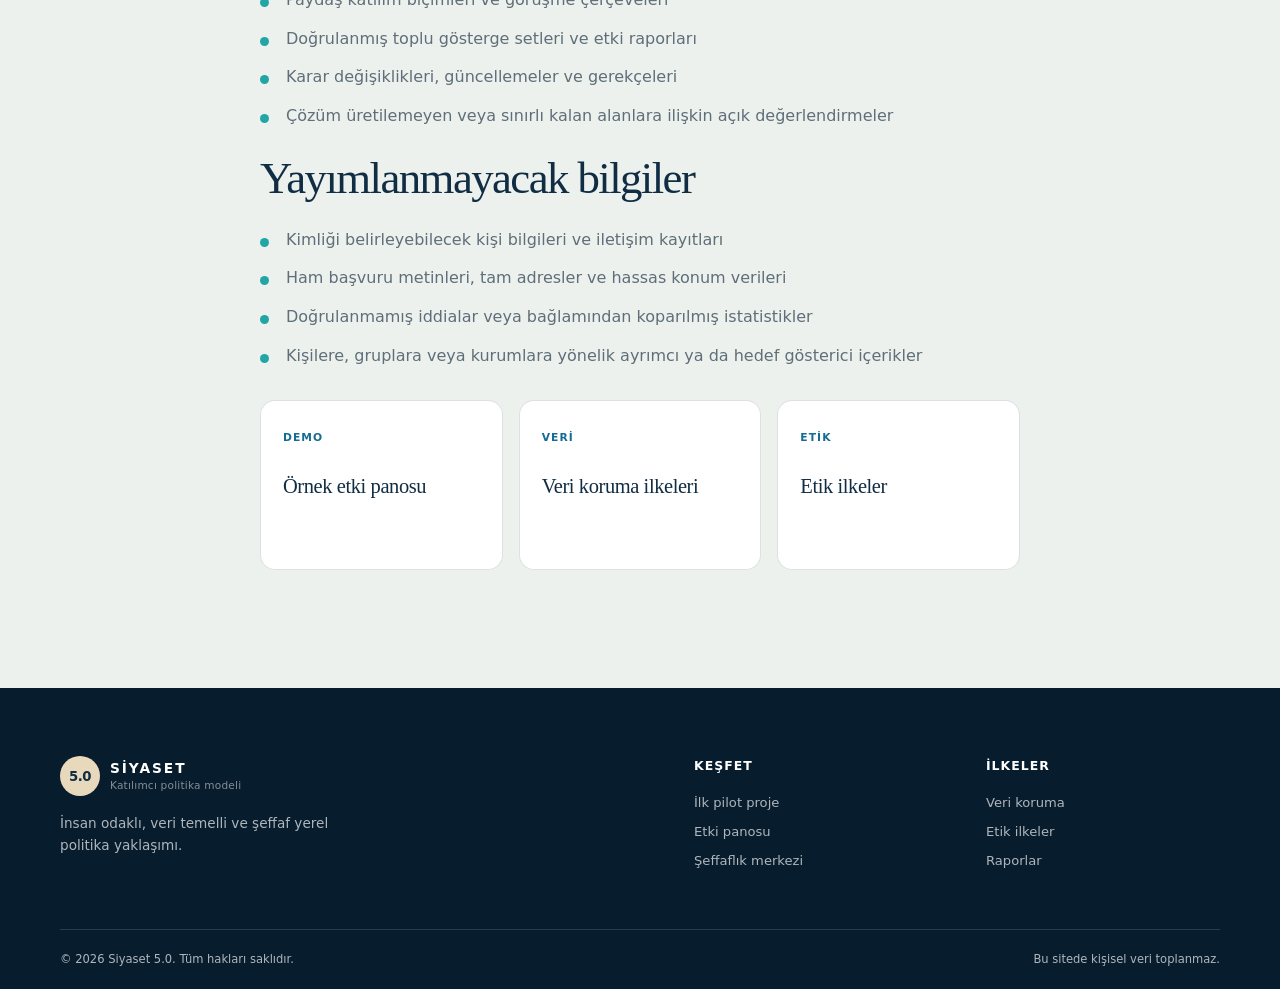
<file: seffaflik.html>
<!doctype html>
<html lang="tr">
  <head>
    <meta charset="utf-8" />
    <meta name="viewport" content="width=device-width, initial-scale=1" />
    <meta name="description" content="Siyaset 5.0 şeffaflık merkezi: yöntem, yönetişim, veri koruma ve etki raporlama ilkeleri." />
    <meta name="theme-color" content="#102d43" />
    <link rel="canonical" href="https://politics5.org/seffaflik.html" />
    <link rel="stylesheet" href="assets/css/style.css" />
    <link rel="stylesheet" href="assets/css/pages.css" />
    <title>Şeffaflık Merkezi | Siyaset 5.0</title>
  </head>
  <body>
    <a class="skip-link" href="#ana-icerik">Ana içeriğe geç</a>
    <header class="site-header"><div class="container nav-shell"><a class="brand" href="index.html" aria-label="Siyaset 5.0 ana sayfa"><span class="brand-mark" aria-hidden="true">5.0</span><span class="brand-copy"><strong>SİYASET</strong><small>Katılımcı politika modeli</small></span></a><button class="nav-toggle" type="button" aria-expanded="false" aria-controls="site-nav"><span class="sr-only">Menüyü aç</span><span></span><span></span><span></span></button><nav class="site-nav" id="site-nav" aria-label="Ana menü"><a href="index.html">Ana Sayfa</a><a href="ilk-proje.html">İlk Proje</a><a href="etki-panosu.html">Etki Panosu</a><a href="seffaflik.html" aria-current="page">Şeffaflık</a></nav><a class="button button-small button-outline" href="https://nextlife.harran.edu.tr" target="_blank" rel="noopener noreferrer">Katılım Sistemine Git <span aria-hidden="true">↗</span></a></div></header>

    <main id="ana-icerik">
      <section class="page-hero"><div class="container"><nav class="breadcrumbs" aria-label="Sayfa yolu"><a href="index.html">Ana Sayfa</a><span aria-hidden="true">/</span><span>Şeffaflık Merkezi</span></nav><p class="page-eyebrow">AÇIKLIK VE HESAP VEREBİLİRLİK</p><h1>Şeffaflık, ham veriyi değil; yöntemi, kararı ve sonucu açık etmektir.</h1><p class="page-lead">Siyaset 5.0, güveni kişisel başvuruları ifşa ederek değil; çalışma yöntemini, sorumlulukları, sınırlılıkları ve anonimleştirilmiş etkileri düzenli yayımlayarak kurmayı hedefler.</p></div></section>

      <section class="container transparency-board">
        <article><span class="board-number">01 / YÖNTEM</span><h2>Nasıl veri toplanır?</h2><p>Katılım kanalları, kategoriler, sınıflandırma kuralları, veri kalitesi kontrolleri ve önceliklendirme ölçütleri yayımlanır.</p></article>
        <article><span class="board-number">02 / YÖNETİŞİM</span><h2>Kim, hangi rolde yer alır?</h2><p>Paydaşların rolü, karar noktaları, değerlendirme süreçleri ve sorumluluk sınırları kamuya açıklanır.</p></article>
        <article><span class="board-number">03 / VERİ KORUMA</span><h2>Hangi bilgi korunur?</h2><p>Kişisel verinin gereksiz toplanmaması, yetkili erişim, saklama sınırı ve anonimleştirme temel ilkelerdir.</p></article>
        <article><span class="board-number">04 / ETKİ</span><h2>Ne değişti?</h2><p>Yalnızca doğrulanmış ve toplulaştırılmış göstergelerle, hedefler, ilerleme, sonuçlar ve sınırlılıklar raporlanır.</p></article>
      </section>

      <section class="section section-tint"><div class="container article-content"><p class="eyebrow"><span></span> YAYIN DİSİPLİNİ</p><h2>Yayımlanacak bilgiler</h2><ul class="article-list"><li>Politika modeli, çalışma takvimi ve yöntem notları</li><li>Paydaş katılım biçimleri ve görüşme çerçeveleri</li><li>Doğrulanmış toplu gösterge setleri ve etki raporları</li><li>Karar değişiklikleri, güncellemeler ve gerekçeleri</li><li>Çözüm üretilemeyen veya sınırlı kalan alanlara ilişkin açık değerlendirmeler</li></ul><h2>Yayımlanmayacak bilgiler</h2><ul class="article-list"><li>Kimliği belirleyebilecek kişi bilgileri ve iletişim kayıtları</li><li>Ham başvuru metinleri, tam adresler ve hassas konum verileri</li><li>Doğrulanmamış iddialar veya bağlamından koparılmış istatistikler</li><li>Kişilere, gruplara veya kurumlara yönelik ayrımcı ya da hedef gösterici içerikler</li></ul><div class="publish-grid"><a href="etki-panosu.html"><span>DEMO</span><strong>Örnek etki panosu</strong></a><a href="veri-koruma.html"><span>VERİ</span><strong>Veri koruma ilkeleri</strong></a><a href="etik-ilkeler.html"><span>ETİK</span><strong>Etik ilkeler</strong></a></div></div></section>
    </main>

    <footer class="site-footer"><div class="container footer-grid"><div class="footer-brand"><a class="brand" href="index.html"><span class="brand-mark" aria-hidden="true">5.0</span><span class="brand-copy"><strong>SİYASET</strong><small>Katılımcı politika modeli</small></span></a><p>İnsan odaklı, veri temelli ve şeffaf yerel politika yaklaşımı.</p></div><div><h3>Keşfet</h3><a href="ilk-proje.html">İlk pilot proje</a><a href="etki-panosu.html">Etki panosu</a><a href="seffaflik.html">Şeffaflık merkezi</a></div><div><h3>İlkeler</h3><a href="veri-koruma.html">Veri koruma</a><a href="etik-ilkeler.html">Etik ilkeler</a><a href="index.html#raporlar">Raporlar</a></div></div><div class="container footer-bottom"><p>© <span id="current-year">2026</span> Siyaset 5.0. Tüm hakları saklıdır.</p><p>Bu sitede kişisel veri toplanmaz.</p></div></footer>
    <script src="assets/js/main.js" defer></script>
  </body>
</html>
</file>
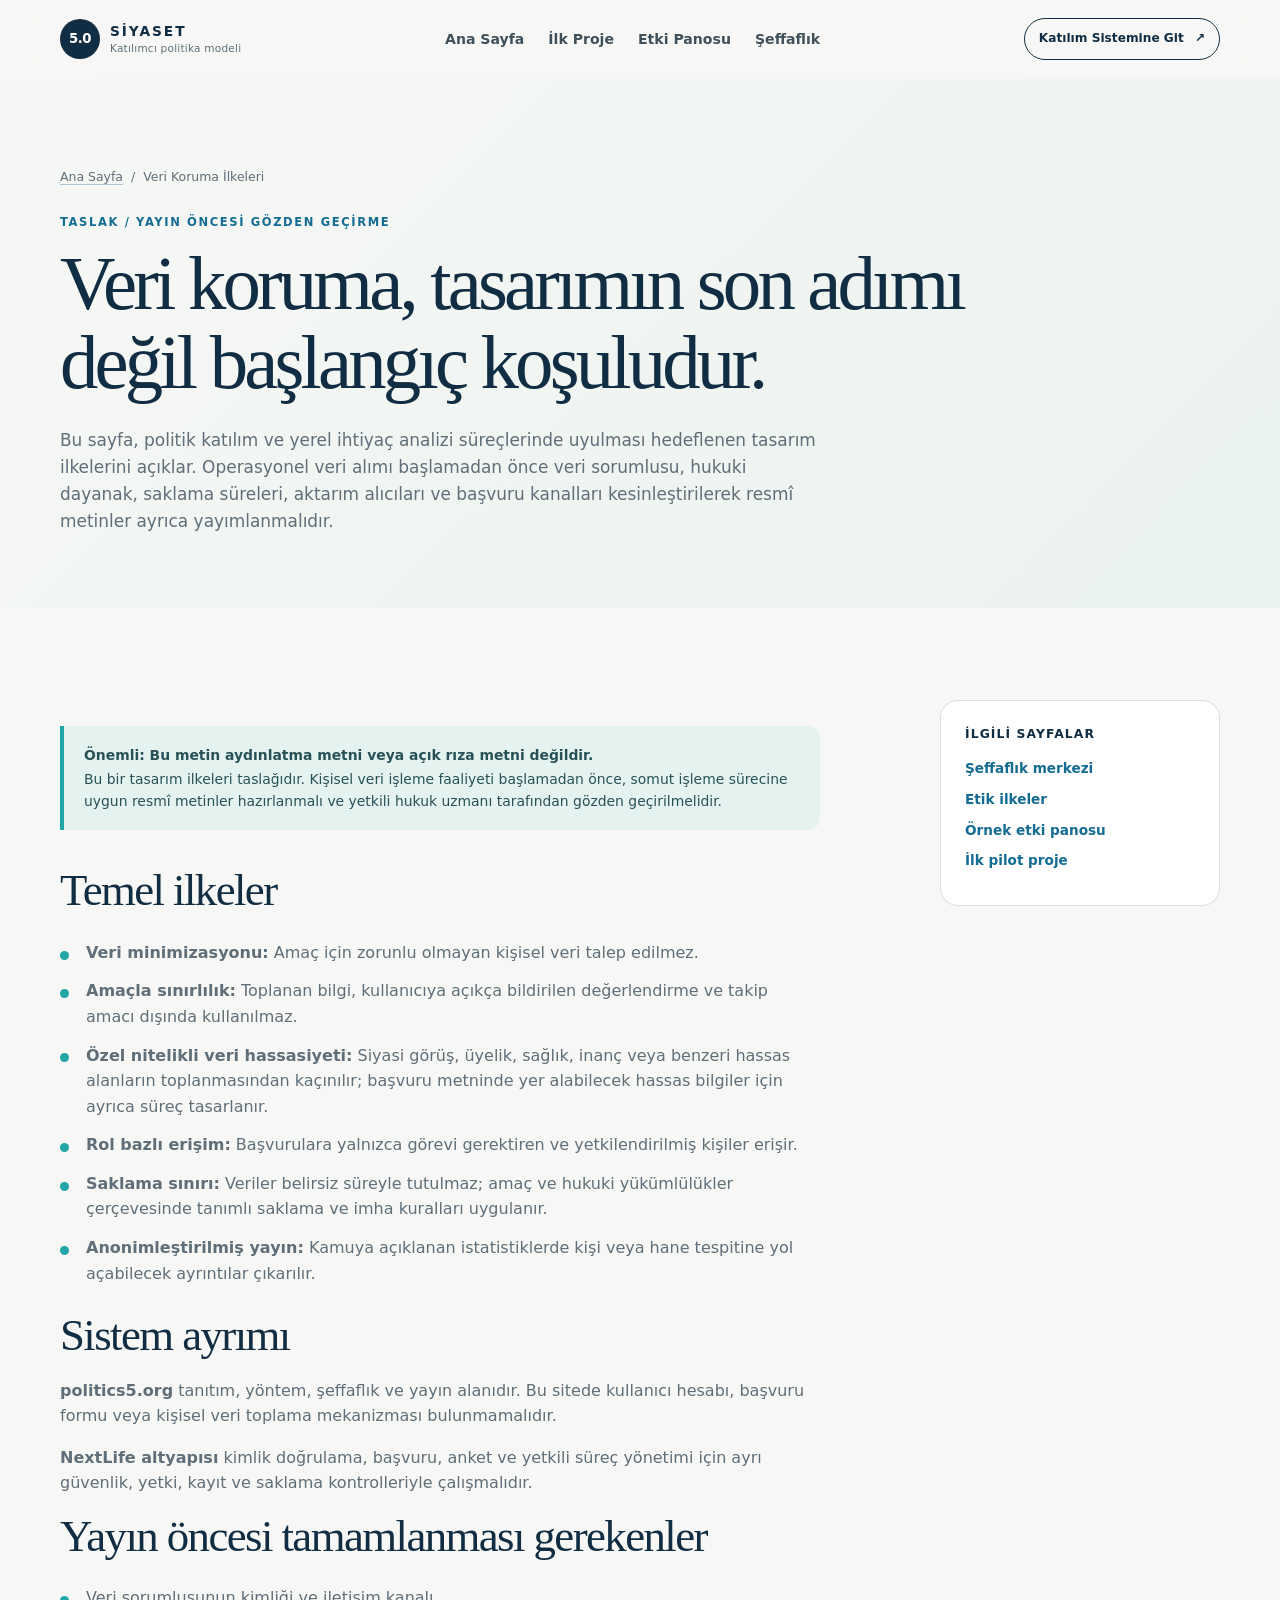
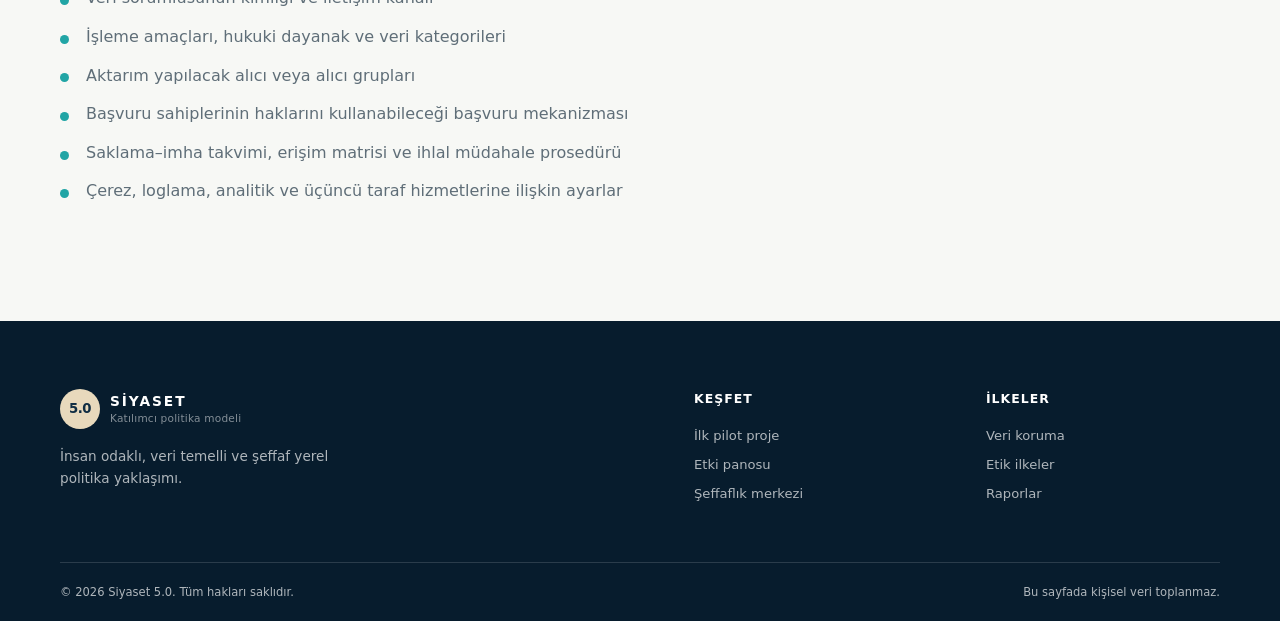
<file: veri-koruma.html>
<!doctype html>
<html lang="tr">
  <head>
    <meta charset="utf-8" />
    <meta name="viewport" content="width=device-width, initial-scale=1" />
    <meta name="description" content="Siyaset 5.0 veri koruma taslak ilkeleri." />
    <meta name="theme-color" content="#102d43" />
    <meta name="robots" content="noindex,nofollow" />
    <link rel="canonical" href="https://politics5.org/veri-koruma.html" />
    <link rel="stylesheet" href="assets/css/style.css" />
    <link rel="stylesheet" href="assets/css/pages.css" />
    <title>Veri Koruma İlkeleri — Taslak | Siyaset 5.0</title>
  </head>
  <body>
    <a class="skip-link" href="#ana-icerik">Ana içeriğe geç</a>
    <header class="site-header"><div class="container nav-shell"><a class="brand" href="index.html" aria-label="Siyaset 5.0 ana sayfa"><span class="brand-mark" aria-hidden="true">5.0</span><span class="brand-copy"><strong>SİYASET</strong><small>Katılımcı politika modeli</small></span></a><button class="nav-toggle" type="button" aria-expanded="false" aria-controls="site-nav"><span class="sr-only">Menüyü aç</span><span></span><span></span><span></span></button><nav class="site-nav" id="site-nav" aria-label="Ana menü"><a href="index.html">Ana Sayfa</a><a href="ilk-proje.html">İlk Proje</a><a href="etki-panosu.html">Etki Panosu</a><a href="seffaflik.html">Şeffaflık</a></nav><a class="button button-small button-outline" href="https://nextlife.harran.edu.tr" target="_blank" rel="noopener noreferrer">Katılım Sistemine Git <span aria-hidden="true">↗</span></a></div></header>

    <main id="ana-icerik"><section class="page-hero"><div class="container"><nav class="breadcrumbs" aria-label="Sayfa yolu"><a href="index.html">Ana Sayfa</a><span aria-hidden="true">/</span><span>Veri Koruma İlkeleri</span></nav><p class="page-eyebrow">TASLAK / YAYIN ÖNCESİ GÖZDEN GEÇİRME</p><h1>Veri koruma, tasarımın son adımı değil başlangıç koşuludur.</h1><p class="page-lead">Bu sayfa, politik katılım ve yerel ihtiyaç analizi süreçlerinde uyulması hedeflenen tasarım ilkelerini açıklar. Operasyonel veri alımı başlamadan önce veri sorumlusu, hukuki dayanak, saklama süreleri, aktarım alıcıları ve başvuru kanalları kesinleştirilerek resmî metinler ayrıca yayımlanmalıdır.</p></div></section>
      <div class="container article-layout"><article class="article-content"><div class="policy-notice"><div><strong>Önemli: Bu metin aydınlatma metni veya açık rıza metni değildir.</strong>Bu bir tasarım ilkeleri taslağıdır. Kişisel veri işleme faaliyeti başlamadan önce, somut işleme sürecine uygun resmî metinler hazırlanmalı ve yetkili hukuk uzmanı tarafından gözden geçirilmelidir.</div></div><section><h2>Temel ilkeler</h2><ul class="article-list"><li><strong>Veri minimizasyonu:</strong> Amaç için zorunlu olmayan kişisel veri talep edilmez.</li><li><strong>Amaçla sınırlılık:</strong> Toplanan bilgi, kullanıcıya açıkça bildirilen değerlendirme ve takip amacı dışında kullanılmaz.</li><li><strong>Özel nitelikli veri hassasiyeti:</strong> Siyasi görüş, üyelik, sağlık, inanç veya benzeri hassas alanların toplanmasından kaçınılır; başvuru metninde yer alabilecek hassas bilgiler için ayrıca süreç tasarlanır.</li><li><strong>Rol bazlı erişim:</strong> Başvurulara yalnızca görevi gerektiren ve yetkilendirilmiş kişiler erişir.</li><li><strong>Saklama sınırı:</strong> Veriler belirsiz süreyle tutulmaz; amaç ve hukuki yükümlülükler çerçevesinde tanımlı saklama ve imha kuralları uygulanır.</li><li><strong>Anonimleştirilmiş yayın:</strong> Kamuya açıklanan istatistiklerde kişi veya hane tespitine yol açabilecek ayrıntılar çıkarılır.</li></ul></section><section><h2>Sistem ayrımı</h2><p><strong>politics5.org</strong> tanıtım, yöntem, şeffaflık ve yayın alanıdır. Bu sitede kullanıcı hesabı, başvuru formu veya kişisel veri toplama mekanizması bulunmamalıdır.</p><p><strong>NextLife altyapısı</strong> kimlik doğrulama, başvuru, anket ve yetkili süreç yönetimi için ayrı güvenlik, yetki, kayıt ve saklama kontrolleriyle çalışmalıdır.</p></section><section><h2>Yayın öncesi tamamlanması gerekenler</h2><ul class="article-list"><li>Veri sorumlusunun kimliği ve iletişim kanalı</li><li>İşleme amaçları, hukuki dayanak ve veri kategorileri</li><li>Aktarım yapılacak alıcı veya alıcı grupları</li><li>Başvuru sahiplerinin haklarını kullanabileceği başvuru mekanizması</li><li>Saklama–imha takvimi, erişim matrisi ve ihlal müdahale prosedürü</li><li>Çerez, loglama, analitik ve üçüncü taraf hizmetlerine ilişkin ayarlar</li></ul></section></article><aside class="article-aside" aria-label="İlgili sayfalar"><h2>İlgili sayfalar</h2><a href="seffaflik.html">Şeffaflık merkezi</a><a href="etik-ilkeler.html">Etik ilkeler</a><a href="etki-panosu.html">Örnek etki panosu</a><a href="ilk-proje.html">İlk pilot proje</a></aside></div></main>

    <footer class="site-footer"><div class="container footer-grid"><div class="footer-brand"><a class="brand" href="index.html"><span class="brand-mark" aria-hidden="true">5.0</span><span class="brand-copy"><strong>SİYASET</strong><small>Katılımcı politika modeli</small></span></a><p>İnsan odaklı, veri temelli ve şeffaf yerel politika yaklaşımı.</p></div><div><h3>Keşfet</h3><a href="ilk-proje.html">İlk pilot proje</a><a href="etki-panosu.html">Etki panosu</a><a href="seffaflik.html">Şeffaflık merkezi</a></div><div><h3>İlkeler</h3><a href="veri-koruma.html">Veri koruma</a><a href="etik-ilkeler.html">Etik ilkeler</a><a href="index.html#raporlar">Raporlar</a></div></div><div class="container footer-bottom"><p>© <span id="current-year">2026</span> Siyaset 5.0. Tüm hakları saklıdır.</p><p>Bu sayfada kişisel veri toplanmaz.</p></div></footer>
    <script src="assets/js/main.js" defer></script>
  </body>
</html>
</file>
<file: assets/css/style.css>
:root {
  --ink: #102d43;
  --ink-deep: #071c2d;
  --blue: #146c94;
  --teal: #21a5a5;
  --sand: #e8d9bc;
  --paper: #f7f8f5;
  --paper-deep: #edf1ee;
  --muted: #5f6e78;
  --line: rgba(16, 45, 67, 0.14);
  --white: #ffffff;
  --shadow: 0 24px 60px rgba(7, 28, 45, 0.13);
  --radius-lg: 26px;
  --radius-md: 18px;
  --font-sans: Inter, ui-sans-serif, system-ui, -apple-system, BlinkMacSystemFont, "Segoe UI", sans-serif;
  --font-display: "Iowan Old Style", "Palatino Linotype", Palatino, Georgia, serif;
}

* { box-sizing: border-box; }
html { scroll-behavior: smooth; }
body {
  margin: 0;
  color: var(--ink);
  background: var(--paper);
  font-family: var(--font-sans);
  line-height: 1.6;
  -webkit-font-smoothing: antialiased;
}
body.nav-open { overflow: hidden; }
a { color: inherit; text-decoration: none; }
button { font: inherit; }
img { max-width: 100%; }
::selection { color: var(--white); background: var(--blue); }

.container { width: min(1160px, calc(100% - 48px)); margin-inline: auto; }
.section { padding: 118px 0; }
.section-tint { background: var(--paper-deep); }
.section-dark { color: var(--white); background: var(--ink-deep); }

.skip-link {
  position: fixed;
  z-index: 100;
  top: -60px;
  left: 16px;
  padding: 10px 14px;
  border-radius: 8px;
  color: var(--white);
  background: var(--ink);
  transition: top .2s ease;
}
.skip-link:focus { top: 16px; }
.sr-only { position: absolute; width: 1px; height: 1px; padding: 0; overflow: hidden; clip: rect(0,0,0,0); white-space: nowrap; border: 0; }

.site-header {
  position: sticky;
  z-index: 40;
  top: 0;
  border-bottom: 1px solid transparent;
  background: rgba(247,248,245,.86);
  backdrop-filter: blur(16px);
  transition: box-shadow .25s ease, border-color .25s ease;
}
.site-header.is-scrolled { border-color: var(--line); box-shadow: 0 8px 26px rgba(7, 28, 45, .07); }
.nav-shell { display: flex; align-items: center; min-height: 78px; gap: 28px; }
.brand { display: inline-flex; align-items: center; gap: 10px; flex-shrink: 0; }
.brand-mark { display: grid; place-items: center; width: 40px; height: 40px; border-radius: 50%; color: var(--white); background: var(--ink); font-size: .83rem; font-weight: 800; letter-spacing: -.04em; }
.brand-copy { display: grid; line-height: 1.1; }
.brand-copy strong { font-size: .86rem; letter-spacing: .14em; }
.brand-copy small { margin-top: 4px; color: var(--muted); font-size: .66rem; letter-spacing: .02em; }
.site-nav { display: flex; align-items: center; justify-content: center; gap: 24px; flex: 1; }
.site-nav a { position: relative; padding: 8px 0; color: #40505b; font-size: .88rem; font-weight: 650; }
.site-nav a::after { position: absolute; right: 0; bottom: 1px; left: 0; height: 2px; content: ""; transform: scaleX(0); transform-origin: left; background: var(--teal); transition: transform .2s ease; }
.site-nav a:hover::after, .site-nav a:focus-visible::after { transform: scaleX(1); }
.nav-toggle { display: none; }

.button {
  display: inline-flex;
  align-items: center;
  justify-content: center;
  gap: 11px;
  padding: 14px 20px;
  border: 1px solid var(--ink);
  border-radius: 999px;
  color: var(--white);
  background: var(--ink);
  font-size: .88rem;
  font-weight: 750;
  transition: transform .2s ease, background .2s ease, color .2s ease, box-shadow .2s ease;
}
.button:hover { transform: translateY(-2px); background: var(--blue); box-shadow: 0 14px 24px rgba(7,28,45,.2); }
.button:focus-visible, .text-link:focus-visible, .site-nav a:focus-visible, .brand:focus-visible { outline: 3px solid rgba(33,165,165,.52); outline-offset: 4px; }
.button-small { margin-left: auto; padding: 10px 14px; font-size: .76rem; }
.button-outline { color: var(--ink); background: transparent; }
.button-outline:hover { color: var(--white); background: var(--ink); }
.button-light { border-color: var(--white); color: var(--ink); background: var(--white); }
.button-light:hover { color: var(--white); background: transparent; box-shadow: none; }
.text-link { display: inline-flex; align-items: center; gap: 8px; color: var(--blue); font-size: .9rem; font-weight: 800; }
.text-link span { transition: transform .2s ease; }
.text-link:hover span { transform: translateX(4px); }
.text-link-dark { color: var(--ink); }

.hero { position: relative; overflow: hidden; min-height: 720px; background: linear-gradient(122deg, #f7f8f5 0%, #f7f8f5 56%, #e9f2ef 100%); }
.hero-grid-pattern { position: absolute; inset: 0; opacity: .5; background-image: linear-gradient(rgba(16,45,67,.05) 1px, transparent 1px), linear-gradient(90deg, rgba(16,45,67,.05) 1px, transparent 1px); background-size: 52px 52px; mask-image: linear-gradient(90deg, rgba(0,0,0,.5), transparent 74%); }
.hero-layout { position: relative; display: grid; grid-template-columns: minmax(0, .98fr) minmax(390px, .82fr); align-items: center; gap: 56px; min-height: 640px; padding: 72px 0 86px; }
.hero-copy { position: relative; z-index: 1; max-width: 655px; }
.eyebrow { display: flex; align-items: center; gap: 10px; margin: 0 0 18px; color: var(--blue); font-size: .72rem; font-weight: 850; letter-spacing: .14em; }
.eyebrow span { width: 28px; height: 2px; background: currentColor; }
.eyebrow-light { color: #97d7d5; }
.hero h1, .section-heading h2, .pilot-intro h2, .transparency-copy h2, .faq h2, .cta-box h2 { margin: 0; font-family: var(--font-display); font-weight: 500; letter-spacing: -.045em; line-height: 1.03; }
.hero h1 { max-width: 710px; font-size: clamp(3.4rem, 6.8vw, 6.2rem); }
.hero h1 em { color: var(--blue); font-style: normal; }
.hero-lead { max-width: 610px; margin: 28px 0 0; color: #40505b; font-size: 1.06rem; line-height: 1.75; }
.hero-actions { display: flex; align-items: center; flex-wrap: wrap; gap: 28px; margin-top: 34px; }
.data-notice { display: flex; align-items: flex-start; gap: 10px; max-width: 600px; margin: 34px 0 0; padding-top: 22px; border-top: 1px solid var(--line); color: var(--muted); font-size: .77rem; }
.data-notice span { color: var(--teal); font-size: .7rem; line-height: 1.8; }

.hero-visual { position: relative; min-height: 464px; }
.orbit { position: absolute; top: 50%; left: 50%; border: 1px solid rgba(16,45,67,.18); border-radius: 50%; transform: translate(-50%, -50%); }
.orbit-outer { width: min(31vw, 420px); height: min(31vw, 420px); border-style: dashed; animation: spin 36s linear infinite; }
.orbit-inner { width: min(22vw, 294px); height: min(22vw, 294px); border-color: rgba(33,165,165,.46); }
.visual-core { position: absolute; top: 50%; left: 50%; display: grid; place-items: center; width: 180px; height: 180px; border: 1px solid rgba(255,255,255,.44); border-radius: 50%; color: var(--white); background: radial-gradient(circle at 35% 30%, #277c9e, #0d3149 68%); transform: translate(-50%, -50%); box-shadow: 0 25px 58px rgba(7,28,45,.25); }
.visual-core span { margin-top: 28px; font-size: .65rem; font-weight: 800; letter-spacing: .15em; }
.visual-core strong { margin-top: -12px; font-family: var(--font-display); font-size: 4rem; font-weight: 500; letter-spacing: -.08em; }
.visual-core small { margin-top: -16px; margin-bottom: 24px; opacity: .72; font-size: .55rem; }
.orbit-card { position: absolute; display: flex; align-items: center; gap: 8px; min-width: 130px; padding: 9px 12px; border: 1px solid rgba(16,45,67,.08); border-radius: 10px; color: var(--ink); background: rgba(255,255,255,.76); box-shadow: 0 12px 32px rgba(7,28,45,.10); font-size: .7rem; font-weight: 780; backdrop-filter: blur(8px); }
.orbit-card span { display: inline-grid; place-items: center; width: 22px; height: 22px; border-radius: 6px; color: var(--white); background: var(--ink); font-size: .55rem; }
.orbit-card-one { top: 2%; left: 5%; }
.orbit-card-two { top: 17%; right: -1%; }
.orbit-card-three { right: 4%; bottom: 17%; }
.orbit-card-four { bottom: 2%; left: 4%; }

.section-heading { max-width: 760px; margin-bottom: 52px; }
.section-heading h2, .pilot-intro h2, .transparency-copy h2, .faq h2, .cta-box h2 { font-size: clamp(2.3rem, 4.3vw, 4.1rem); }
.section-heading > p:not(.eyebrow) { max-width: 690px; margin: 22px 0 0; color: var(--muted); font-size: 1.03rem; }
.split-heading { display: grid; grid-template-columns: 1fr minmax(260px, .55fr); gap: 56px; max-width: none; align-items: end; }
.split-heading > p { margin: 0 !important; }

.principle-grid { display: grid; grid-template-columns: repeat(3, 1fr); gap: 18px; }
.principle-card { display: grid; grid-template-columns: auto 1fr; gap: 20px; min-height: 228px; padding: 28px; border: 1px solid var(--line); border-radius: var(--radius-md); background: rgba(255,255,255,.52); transition: transform .24s ease, box-shadow .24s ease, border-color .24s ease; }
.principle-card:hover { border-color: rgba(20,108,148,.28); transform: translateY(-5px); box-shadow: var(--shadow); }
.number { color: var(--teal); font-size: .74rem; font-weight: 900; letter-spacing: .1em; }
.principle-card h3 { margin: 0; font-size: 1.08rem; }
.principle-card p { margin: 12px 0 0; color: var(--muted); font-size: .88rem; }

.process-list { position: relative; display: grid; grid-template-columns: repeat(4, 1fr); gap: 20px; margin: 0; padding: 0; list-style: none; }
.process-list::before { position: absolute; z-index: 0; top: 38px; right: 11%; left: 11%; height: 1px; content: ""; background: rgba(16,45,67,.18); }
.process-list li { position: relative; z-index: 1; }
.process-index { display: grid; place-items: center; width: 78px; height: 78px; margin-bottom: 24px; border: 1px solid rgba(16,45,67,.22); border-radius: 50%; color: var(--ink); background: var(--paper-deep); font-size: 1rem; font-weight: 900; }
.process-list li:nth-child(2) .process-index { color: var(--white); border-color: var(--blue); background: var(--blue); }
.process-list li:nth-child(3) .process-index { color: var(--white); border-color: var(--teal); background: var(--teal); }
.process-list li:nth-child(4) .process-index { color: var(--white); border-color: var(--ink); background: var(--ink); }
.process-list h3 { margin: 0; font-size: 1.03rem; }
.process-list p { margin: 10px 0 0; color: var(--muted); font-size: .85rem; }

.pilot { overflow: hidden; background: var(--sand); }
.pilot-layout { display: grid; grid-template-columns: .8fr 1.2fr; gap: 64px; align-items: center; }
.pilot-intro > p:not(.eyebrow):not(.pilot-tag) { max-width: 500px; color: #3f4647; font-size: 1rem; }
.pilot-tag { margin: 0 0 14px; color: #53614f; font-size: .72rem; font-weight: 850; letter-spacing: .12em; }
.pilot-card { overflow: hidden; border-radius: var(--radius-lg); color: var(--white); background: var(--ink); box-shadow: 0 30px 60px rgba(61,48,32,.18); }
.pilot-card-top { display: flex; justify-content: space-between; gap: 16px; padding: 22px 28px; border-bottom: 1px solid rgba(255,255,255,.14); color: #bbd7dc; font-size: .69rem; font-weight: 850; letter-spacing: .1em; }
.status-badge { padding: 4px 9px; border-radius: 999px; color: #d8f4ef; background: rgba(33,165,165,.24); letter-spacing: 0; }
.pilot-card h3 { max-width: 720px; margin: 0; padding: 34px 28px; font-family: var(--font-display); font-size: clamp(1.7rem, 3vw, 2.6rem); font-weight: 500; line-height: 1.13; letter-spacing: -.035em; }
.pilot-focus-grid { display: grid; grid-template-columns: 1fr 1fr; border-top: 1px solid rgba(255,255,255,.14); }
.pilot-focus-grid > div { padding: 24px 28px; }
.pilot-focus-grid > div + div { border-left: 1px solid rgba(255,255,255,.14); }
.pilot-focus-grid strong { color: #91d7d1; font-size: .81rem; }
.pilot-focus-grid p { margin: 8px 0 0; color: rgba(255,255,255,.7); font-size: .81rem; }
.pilot-footer { padding: 17px 28px; color: rgba(255,255,255,.72); background: rgba(255,255,255,.055); font-size: .74rem; }

.focus-grid { display: grid; grid-template-columns: repeat(3, 1fr); gap: 18px; }
.focus-card { min-height: 244px; padding: 27px; border: 1px solid var(--line); border-radius: var(--radius-md); background: var(--white); transition: transform .24s ease, box-shadow .24s ease; }
.focus-card:hover { transform: translateY(-5px); box-shadow: var(--shadow); }
.focus-icon { display: grid; place-items: center; width: 34px; height: 34px; margin-bottom: 36px; border-radius: 9px; color: var(--blue); background: rgba(20,108,148,.1); font-size: .67rem; font-weight: 900; }
.focus-card h3 { margin: 0; font-size: 1.02rem; }
.focus-card p { margin: 10px 0 0; color: var(--muted); font-size: .86rem; }

.transparency-layout { display: grid; grid-template-columns: .8fr 1.2fr; gap: 78px; align-items: center; }
.transparency-copy > p:not(.eyebrow) { max-width: 460px; margin: 22px 0 30px; color: rgba(255,255,255,.72); }
.transparency-grid { display: grid; grid-template-columns: 1fr 1fr; border-top: 1px solid rgba(255,255,255,.16); border-left: 1px solid rgba(255,255,255,.16); }
.transparency-item { min-height: 188px; padding: 25px; border-right: 1px solid rgba(255,255,255,.16); border-bottom: 1px solid rgba(255,255,255,.16); }
.transparency-item span { color: #83d3cf; font-size: .7rem; font-weight: 900; letter-spacing: .1em; }
.transparency-item h3 { margin: 28px 0 0; font-size: 1rem; }
.transparency-item p { margin: 8px 0 0; color: rgba(255,255,255,.62); font-size: .82rem; }

.report-list { border-top: 1px solid var(--line); }
.report-row { display: grid; grid-template-columns: 165px 1fr auto; gap: 24px; align-items: center; min-height: 110px; padding: 22px 0; border-bottom: 1px solid var(--line); transition: padding .2s ease, color .2s ease; }
.report-row:hover { padding-inline: 14px; color: var(--blue); }
.report-type { color: var(--blue); font-size: .67rem; font-weight: 900; letter-spacing: .1em; }
.report-row strong { font-family: var(--font-display); font-size: 1.42rem; font-weight: 500; letter-spacing: -.025em; line-height: 1.2; }
.report-state { display: inline-flex; align-items: center; gap: 8px; color: var(--muted); font-size: .77rem; font-weight: 750; white-space: nowrap; }
.report-state b { font-size: .95rem; }

.faq-layout { display: grid; grid-template-columns: .7fr 1.3fr; gap: 92px; }
.faq-list { border-top: 1px solid var(--line); }
details { border-bottom: 1px solid var(--line); }
summary { position: relative; padding: 21px 42px 21px 0; cursor: pointer; font-size: .96rem; font-weight: 760; list-style: none; }
summary::-webkit-details-marker { display: none; }
summary::after { position: absolute; top: 50%; right: 6px; width: 14px; height: 14px; content: "+"; color: var(--blue); font-size: 1.35rem; font-weight: 400; line-height: .65; transform: translateY(-50%); transition: transform .2s ease; }
details[open] summary::after { transform: translateY(-50%) rotate(45deg); }
details p { max-width: 700px; margin: -4px 0 22px; color: var(--muted); font-size: .88rem; }

.cta-section { padding: 0 0 118px; background: var(--paper-deep); }
.cta-box { display: grid; grid-template-columns: 1fr auto; gap: 32px; align-items: center; padding: 56px 60px; border-radius: var(--radius-lg); color: var(--white); background: linear-gradient(120deg, #102d43, #136a88); box-shadow: 0 20px 52px rgba(7,28,45,.18); }
.cta-box h2 { max-width: 720px; font-size: clamp(2.1rem, 4vw, 3.7rem); }
.cta-box > div > p:not(.eyebrow) { max-width: 640px; margin: 16px 0 0; color: rgba(255,255,255,.72); }

.site-footer { padding: 68px 0 0; color: rgba(255,255,255,.68); background: var(--ink-deep); }
.footer-grid { display: grid; grid-template-columns: 1.6fr .65fr .65fr; gap: 58px; padding-bottom: 50px; }
.site-footer .brand { color: var(--white); }
.site-footer .brand-mark { color: var(--ink); background: var(--sand); }
.site-footer .brand-copy small { color: rgba(255,255,255,.5); }
.footer-brand > p { max-width: 320px; margin: 17px 0 0; font-size: .85rem; }
.site-footer h3 { margin: 0 0 16px; color: var(--white); font-size: .78rem; letter-spacing: .08em; text-transform: uppercase; }
.site-footer a:not(.brand) { display: block; width: fit-content; margin: 8px 0; font-size: .82rem; transition: color .2s ease; }
.site-footer a:not(.brand):hover { color: #9fdcd8; }
.footer-bottom { display: flex; justify-content: space-between; gap: 28px; padding: 20px 0; border-top: 1px solid rgba(255,255,255,.14); font-size: .72rem; }
.footer-bottom p { margin: 0; }

.reveal { opacity: 0; transform: translateY(22px); transition: opacity .6s ease, transform .6s ease; }
.reveal.is-visible { opacity: 1; transform: translateY(0); }
.reveal-delay { transition-delay: .1s; }
.reveal-delay-2 { transition-delay: .2s; }
.reveal-delay-3 { transition-delay: .3s; }
@keyframes spin { to { transform: translate(-50%, -50%) rotate(360deg); } }

@media (max-width: 980px) {
  .site-nav { gap: 16px; }
  .hero { min-height: auto; }
  .hero-layout { grid-template-columns: 1fr; gap: 30px; min-height: auto; padding-top: 82px; }
  .hero-visual { max-width: 580px; width: 100%; margin: 0 auto; min-height: 430px; }
  .orbit-outer { width: 392px; height: 392px; }
  .orbit-inner { width: 276px; height: 276px; }
  .principle-grid, .focus-grid { grid-template-columns: 1fr 1fr; }
  .process-list { grid-template-columns: 1fr 1fr; gap: 36px 24px; }
  .process-list::before { display: none; }
  .pilot-layout, .transparency-layout, .faq-layout { grid-template-columns: 1fr; gap: 48px; }
  .cta-box { padding: 46px; }
}

@media (max-width: 760px) {
  .container { width: min(100% - 34px, 1160px); }
  .section { padding: 82px 0; }
  .site-header { background: rgba(247,248,245,.95); }
  .nav-shell { min-height: 68px; gap: 12px; }
  .brand-mark { width: 35px; height: 35px; }
  .brand-copy strong { font-size: .78rem; }
  .brand-copy small { display: none; }
  .nav-toggle { display: grid; gap: 4px; width: 40px; height: 40px; margin-left: auto; padding: 9px; border: 1px solid var(--line); border-radius: 10px; background: var(--white); cursor: pointer; }
  .nav-toggle span:not(.sr-only) { display: block; width: 100%; height: 2px; background: var(--ink); transition: transform .2s ease, opacity .2s ease; }
  .nav-toggle.is-open span:nth-child(2) { transform: translateY(6px) rotate(45deg); }
  .nav-toggle.is-open span:nth-child(3) { opacity: 0; }
  .nav-toggle.is-open span:nth-child(4) { transform: translateY(-6px) rotate(-45deg); }
  .site-nav { position: fixed; inset: 68px 0 auto; display: grid; gap: 0; padding: 10px 17px 18px; border-bottom: 1px solid var(--line); background: var(--paper); box-shadow: 0 18px 32px rgba(7,28,45,.1); transform: translateY(-120%); transition: transform .25s ease; }
  .site-nav.is-open { transform: translateY(0); }
  .site-nav a { padding: 14px 6px; border-bottom: 1px solid var(--line); }
  .site-nav a:last-child { border: 0; }
  .button-small { display: none; }
  .hero-layout { padding-top: 62px; padding-bottom: 70px; }
  .hero h1 { font-size: clamp(3rem, 15vw, 4.5rem); }
  .hero-lead { font-size: .98rem; }
  .hero-visual { min-height: 365px; transform: scale(.88); transform-origin: center top; margin-bottom: -35px; }
  .orbit-outer { width: 360px; height: 360px; }
  .orbit-inner { width: 260px; height: 260px; }
  .section-heading { margin-bottom: 36px; }
  .split-heading { display: block; }
  .split-heading > p { margin-top: 20px !important; }
  .principle-grid, .focus-grid, .pilot-focus-grid, .transparency-grid { grid-template-columns: 1fr; }
  .principle-card { min-height: 0; }
  .process-list { grid-template-columns: 1fr; gap: 22px; }
  .process-list li { display: grid; grid-template-columns: 58px 1fr; gap: 16px; }
  .process-index { width: 54px; height: 54px; margin: 0; font-size: .8rem; }
  .pilot-card-top { display: block; }
  .status-badge { display: inline-block; margin-top: 10px; }
  .pilot-card h3 { padding: 28px 22px; }
  .pilot-focus-grid > div { padding: 22px; }
  .pilot-focus-grid > div + div { border-top: 1px solid rgba(255,255,255,.14); border-left: 0; }
  .pilot-footer { padding: 16px 22px; }
  .transparency-item { min-height: 0; }
  .report-row { grid-template-columns: 1fr auto; gap: 10px 16px; min-height: 0; }
  .report-type { grid-column: 1 / -1; }
  .report-row strong { font-size: 1.18rem; }
  .faq-layout { gap: 30px; }
  .cta-section { padding-bottom: 82px; }
  .cta-box { grid-template-columns: 1fr; padding: 36px 27px; }
  .cta-box .button { width: fit-content; }
  .footer-grid { grid-template-columns: 1fr 1fr; gap: 34px 20px; }
  .footer-brand { grid-column: 1 / -1; }
  .footer-bottom { display: block; }
  .footer-bottom p + p { margin-top: 7px; }
}

@media (max-width: 410px) {
  .hero-visual { transform: scale(.74); margin-top: -30px; margin-bottom: -74px; }
  .hero-actions { align-items: flex-start; flex-direction: column; gap: 18px; }
  .footer-grid { grid-template-columns: 1fr; }
  .footer-brand { grid-column: auto; }
}

@media (prefers-reduced-motion: reduce) {
  html { scroll-behavior: auto; }
  *, *::before, *::after { transition-duration: .01ms !important; animation-duration: .01ms !important; animation-iteration-count: 1 !important; }
  .reveal { opacity: 1; transform: none; }
}
</file>
<file: assets/css/pages.css>
.page-hero { padding: 88px 0 72px; background: linear-gradient(135deg, #f7f8f5 0%, #eaf2ef 100%); }
.page-hero-dark { color: var(--white); background: radial-gradient(circle at 75% 20%, rgba(33,165,165,.34), transparent 31%), var(--ink-deep); }
.breadcrumbs { display: flex; flex-wrap: wrap; gap: 8px; margin-bottom: 26px; color: var(--muted); font-size: .78rem; }
.page-hero-dark .breadcrumbs { color: rgba(255,255,255,.64); }
.breadcrumbs a { text-decoration: underline; text-decoration-color: rgba(20,108,148,.35); text-underline-offset: 3px; }
.page-eyebrow { margin: 0 0 14px; color: var(--blue); font-size: .72rem; font-weight: 850; letter-spacing: .14em; }
.page-hero-dark .page-eyebrow { color: #9fdfd9; }
.page-hero h1 { max-width: 950px; margin: 0; font-family: var(--font-display); font-size: clamp(2.9rem, 6vw, 5.5rem); font-weight: 500; letter-spacing: -.05em; line-height: 1.02; }
.page-hero .page-lead { max-width: 760px; margin: 25px 0 0; color: var(--muted); font-size: 1.06rem; }
.page-hero-dark .page-lead { color: rgba(255,255,255,.75); }
.page-actions { display: flex; flex-wrap: wrap; gap: 14px; margin-top: 30px; }
.article-layout { display: grid; grid-template-columns: minmax(0, 1fr) 280px; gap: 72px; padding: 92px 0; }
.article-content { max-width: 760px; }
.article-content h2 { margin: 0 0 18px; font-family: var(--font-display); font-size: clamp(2rem, 3.5vw, 3rem); font-weight: 500; letter-spacing: -.035em; line-height: 1.08; }
.article-content h3 { margin: 36px 0 12px; font-size: 1.18rem; }
.article-content p { color: var(--muted); }
.article-content p + p { margin-top: 16px; }
.article-aside { align-self: start; position: sticky; top: 98px; padding: 24px; border: 1px solid var(--line); border-radius: var(--radius-md); background: var(--white); }
.article-aside h2 { margin: 0 0 14px; font-size: .77rem; letter-spacing: .09em; text-transform: uppercase; }
.article-aside a { display: block; margin: 9px 0; color: var(--blue); font-size: .85rem; font-weight: 700; }
.article-aside a:hover { text-decoration: underline; text-underline-offset: 3px; }
.policy-notice { display: flex; align-items: flex-start; gap: 13px; margin: 26px 0 36px; padding: 18px 20px; border-left: 4px solid var(--teal); border-radius: 0 12px 12px 0; background: #e5f3f0; color: #285057; font-size: .87rem; }
.policy-notice strong { display: block; margin-bottom: 2px; }
.article-list { display: grid; gap: 13px; margin: 25px 0; padding: 0; list-style: none; }
.article-list li { position: relative; padding-left: 26px; color: var(--muted); }
.article-list li::before { position: absolute; top: .68em; left: 0; width: 9px; height: 9px; border-radius: 50%; content: ''; background: var(--teal); }
.project-model-grid { display: grid; grid-template-columns: 1fr 1fr; gap: 14px; margin: 32px 0 42px; }
.project-model-card { padding: 24px; border: 1px solid var(--line); border-radius: 16px; background: var(--white); }
.project-model-card span { color: var(--blue); font-size: .7rem; font-weight: 900; letter-spacing: .1em; }
.project-model-card h3 { margin: 22px 0 8px; font-size: 1.04rem; }
.project-model-card p { margin: 0; font-size: .86rem; }
.roadmap { display: grid; gap: 0; margin: 30px 0; border-left: 1px solid var(--line); }
.roadmap article { position: relative; padding: 0 0 26px 28px; }
.roadmap article::before { position: absolute; top: 4px; left: -6px; width: 11px; height: 11px; border: 2px solid var(--paper); border-radius: 50%; content: ''; background: var(--blue); }
.roadmap article:last-child { padding-bottom: 0; }
.roadmap time { color: var(--blue); font-size: .75rem; font-weight: 850; letter-spacing: .08em; }
.roadmap h3 { margin: 7px 0 6px; font-size: 1rem; }
.roadmap p { margin: 0; font-size: .87rem; }
.transparency-board { display: grid; grid-template-columns: repeat(2, 1fr); gap: 18px; padding: 92px 0; }
.transparency-board article { min-height: 230px; padding: 27px; border: 1px solid var(--line); border-radius: var(--radius-md); background: var(--white); }
.transparency-board .board-number { color: var(--teal); font-size: .72rem; font-weight: 900; letter-spacing: .12em; }
.transparency-board h2 { margin: 36px 0 9px; font-size: 1.15rem; }
.transparency-board p { margin: 0; color: var(--muted); font-size: .88rem; }
.publish-grid { display: grid; grid-template-columns: repeat(3, 1fr); gap: 16px; margin-top: 32px; }
.publish-grid a { display: block; min-height: 170px; padding: 22px; border: 1px solid var(--line); border-radius: 15px; background: var(--white); transition: transform .2s ease, box-shadow .2s ease; }
.publish-grid a:hover { transform: translateY(-4px); box-shadow: var(--shadow); }
.publish-grid span { color: var(--blue); font-size: .67rem; font-weight: 900; letter-spacing: .1em; }
.publish-grid strong { display: block; margin-top: 26px; font-family: var(--font-display); font-size: 1.28rem; font-weight: 500; letter-spacing: -.02em; line-height: 1.16; }

.dashboard-section { padding: 72px 0 112px; background: var(--paper-deep); }
.demo-banner { display: flex; align-items: center; gap: 12px; margin-bottom: 18px; padding: 14px 17px; border: 1px solid rgba(161,109,16,.25); border-radius: 12px; color: #684b18; background: #fff5dd; font-size: .83rem; }
.demo-banner strong { flex-shrink: 0; }
.dashboard-meta { display: flex; justify-content: space-between; gap: 16px; margin-bottom: 28px; color: var(--muted); font-size: .77rem; }
.metric-grid { display: grid; grid-template-columns: repeat(4, 1fr); gap: 16px; margin-bottom: 18px; }
.metric-card { min-height: 152px; padding: 23px; border: 1px solid var(--line); border-radius: 15px; background: var(--white); }
.metric-card span { display: block; color: var(--muted); font-size: .78rem; font-weight: 740; }
.metric-card strong { display: block; margin: 12px 0 8px; font-family: var(--font-display); font-size: 3rem; font-weight: 500; letter-spacing: -.06em; line-height: 1; }
.metric-card small { color: var(--blue); font-size: .68rem; }
.dashboard-grid { display: grid; grid-template-columns: 1.15fr .85fr; gap: 18px; }
.dashboard-card { padding: 28px; border: 1px solid var(--line); border-radius: var(--radius-md); background: var(--white); }
.dashboard-card-head { display: flex; align-items: start; justify-content: space-between; gap: 20px; margin-bottom: 28px; }
.kicker { margin: 0 0 8px; color: var(--blue); font-size: .67rem; font-weight: 900; letter-spacing: .12em; }
.dashboard-card h2 { margin: 0; font-family: var(--font-display); font-size: 1.8rem; font-weight: 500; letter-spacing: -.035em; line-height: 1.05; }
.chart-caption { color: var(--muted); font-size: .73rem; white-space: nowrap; }
.bar-chart { display: grid; gap: 20px; }
.bar-row { display: grid; gap: 7px; }
.bar-label { display: flex; justify-content: space-between; gap: 16px; color: var(--muted); font-size: .78rem; }
.bar-label b { color: var(--ink); }
.bar-track { overflow: hidden; height: 9px; border-radius: 999px; background: #e8eeeb; }
.bar-fill { height: 100%; border-radius: inherit; background: linear-gradient(90deg, var(--blue), var(--teal)); }
.process-status-list { display: grid; gap: 20px; margin: 0; padding: 0; list-style: none; }
.process-status-list li { display: grid; grid-template-columns: 33px 1fr auto; gap: 12px; align-items: center; }
.status-number { display: grid; place-items: center; width: 30px; height: 30px; border-radius: 50%; color: var(--blue); background: rgba(20,108,148,.09); font-size: .62rem; font-weight: 900; }
.process-status-list strong { display: block; margin-bottom: 8px; font-size: .78rem; }
.process-status-list b { font-family: var(--font-display); font-size: 1.42rem; font-weight: 500; }
.status-progress { overflow: hidden; height: 7px; border-radius: 999px; background: #e8eeeb; }
.status-progress span { display: block; height: 100%; border-radius: inherit; background: var(--teal); }
.updates-card { margin-top: 18px; }
.update-list { border-top: 1px solid var(--line); }
.update-list article { display: grid; grid-template-columns: 145px 1fr; gap: 22px; padding: 19px 0; border-bottom: 1px solid var(--line); }
.update-list article:last-child { border-bottom: 0; padding-bottom: 0; }
.update-list time { color: var(--blue); font-size: .73rem; font-weight: 850; }
.update-list h3 { margin: 0; font-size: .93rem; }
.update-list p { margin: 6px 0 0; color: var(--muted); font-size: .82rem; }
.dashboard-error { margin: 0; padding: 22px; border: 1px solid #e5c6c6; border-radius: 12px; color: #7f3333; background: #fff3f3; }

@media (max-width: 980px) {
  .article-layout { grid-template-columns: 1fr; gap: 38px; }
  .article-aside { position: static; }
  .metric-grid { grid-template-columns: 1fr 1fr; }
  .dashboard-grid { grid-template-columns: 1fr; }
}
@media (max-width: 760px) {
  .page-hero { padding: 64px 0 54px; }
  .article-layout, .transparency-board { padding: 70px 0; }
  .project-model-grid, .transparency-board, .publish-grid { grid-template-columns: 1fr; }
  .dashboard-section { padding: 52px 0 80px; }
  .dashboard-meta, .demo-banner { align-items: flex-start; flex-direction: column; }
  .metric-grid { grid-template-columns: 1fr; }
  .metric-card { min-height: 126px; }
  .dashboard-card { padding: 21px; }
  .dashboard-card-head { display: block; }
  .chart-caption { display: block; margin-top: 9px; }
  .update-list article { grid-template-columns: 1fr; gap: 8px; }
}
</file>
